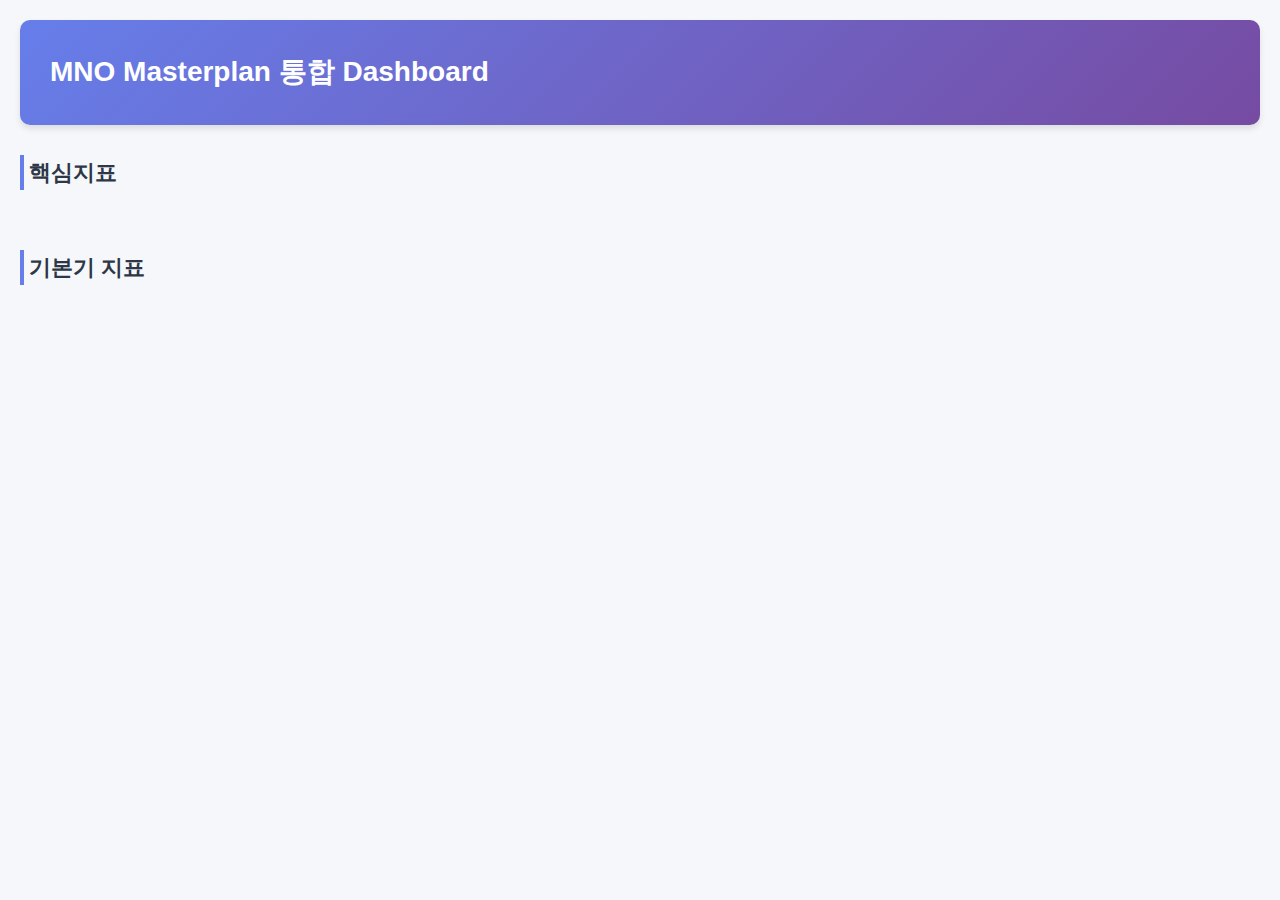
<file: index.html>
<!DOCTYPE html>
<html lang="ko">
<head>
    <meta charset="UTF-8">
    <meta name="viewport" content="width=device-width, initial-scale=1.0">
    <title>MNO Masterplan 통합 Dashboard</title>
    <link rel="stylesheet" href="styles.css">
</head>
<body>
    <div class="container">
        <!-- 초기 화면: 카드 그리드 뷰 -->
        <div id="gridView" class="grid-view active">
            <header class="dashboard-header">
                <h1>MNO Masterplan 통합 Dashboard</h1>
            </header>

            <section class="card-section">
                <h2 class="section-title">핵심지표</h2>
                <div class="card-grid core-metrics">
                    <!-- 핵심지표 카드 6개 (3+3 배치) -->
                </div>
            </section>

            <section class="card-section">
                <h2 class="section-title">기본기 지표</h2>
                <div class="card-grid basic-metrics">
                    <!-- 기본기 지표 카드 4개 -->
                </div>
            </section>
        </div>

        <!-- 3열 레이아웃 뷰 -->
        <div id="columnView" class="column-view">
            <header class="dashboard-header">
                <h1 id="dashboardTitle" class="clickable-title">MNO Masterplan 통합 Dashboard</h1>
                <button id="orgViewButton" class="org-view-button">조직 View</button>
            </header>

            <!-- 조직 카드 영역 -->
            <div id="organizationSection" class="organization-section">
                <div id="organizationCards" class="organization-cards">
                    <!-- 조직 카드들이 동적으로 생성됩니다 -->
                </div>
            </div>

            <div class="three-column-layout">
                <!-- 1열: 대분류 (핵심지표) -->
                <div class="column column-1">
                    <h3 class="column-title">핵심지표</h3>
                    <div id="categoryList" class="card-list">
                        <!-- 대분류 카드들 -->
                    </div>
                </div>

                <!-- 2열: 중분류 -->
                <div class="column column-2">
                    <h3 class="column-title">대분류</h3>
                    <div id="subcategoryList" class="card-list">
                        <div class="placeholder">핵심지표를 선택해주세요</div>
                    </div>
                </div>

                <!-- 3열: 소분류 -->
                <div class="column column-3">
                    <h3 class="column-title">세부 O/I 과제</h3>
                    <div id="taskList" class="card-list">
                        <div class="placeholder">대분류를 선택해주세요</div>
                    </div>
                </div>
            </div>
        </div>
    </div>

    <script src="script.js"></script>
</body>
</html>
</file>
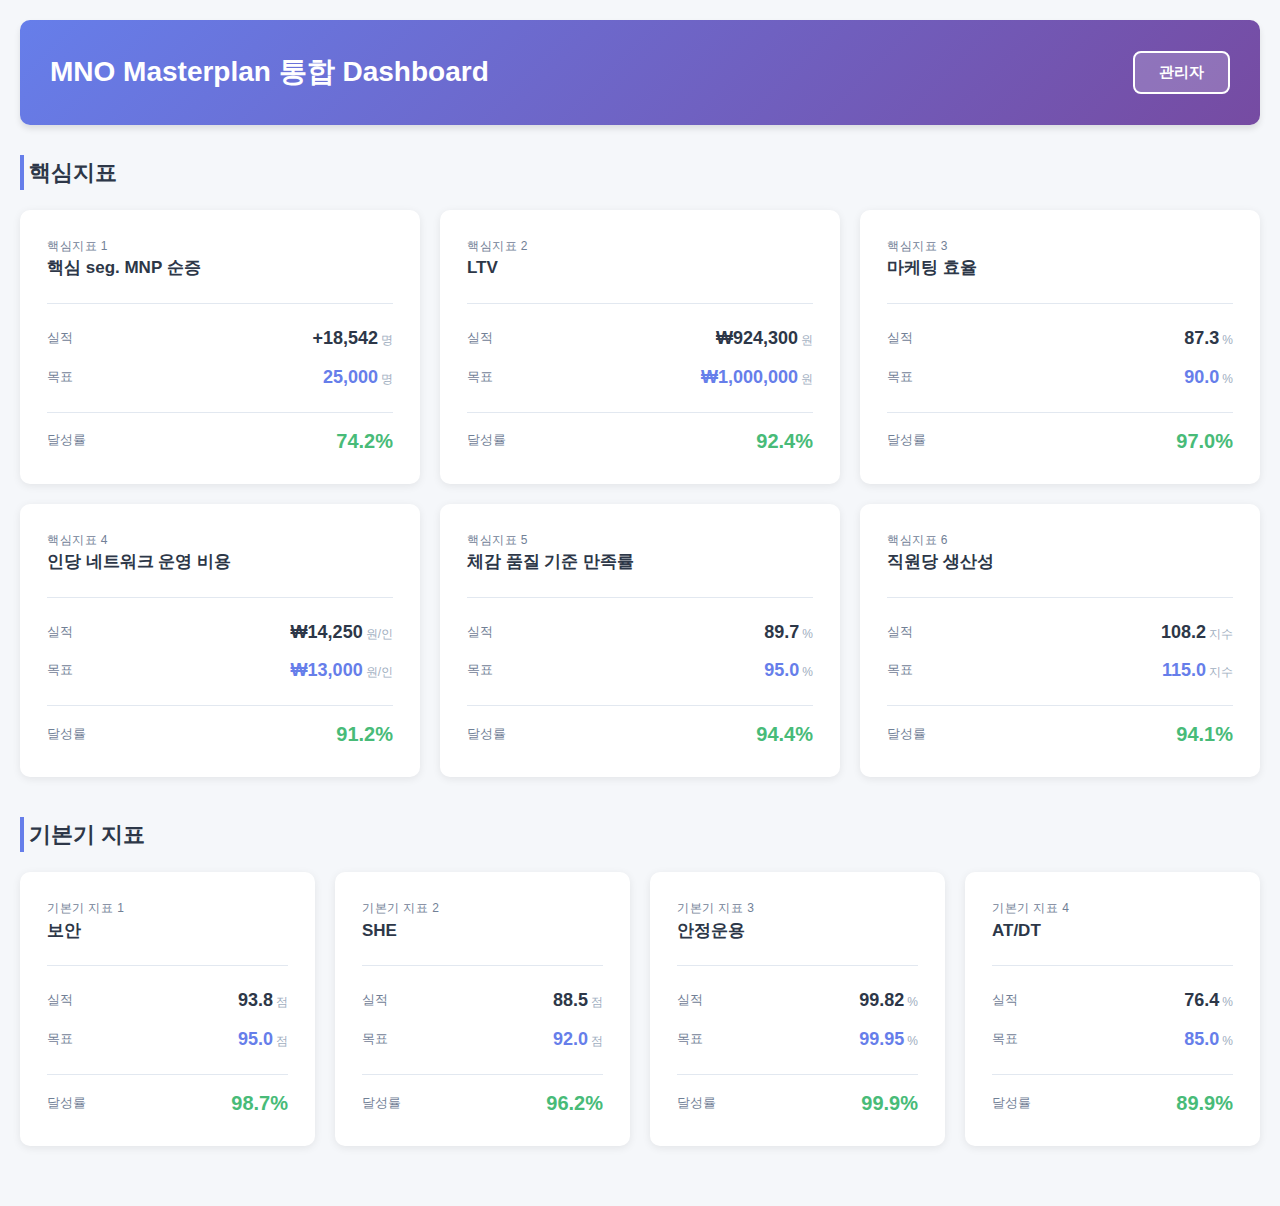
<file: v2/index.html>
<!DOCTYPE html>
<html lang="ko">
<head>
    <meta charset="UTF-8">
    <meta name="viewport" content="width=device-width, initial-scale=1.0">
    <title>MNO Masterplan 통합 Dashboard</title>
    <link rel="stylesheet" href="styles.css">
</head>
<body>
    <div class="container">
        <!-- 초기 화면: 카드 그리드 뷰 -->
        <div id="gridView" class="grid-view active">
            <header class="dashboard-header">
                <h1>MNO Masterplan 통합 Dashboard</h1>
                <button id="adminButton" class="admin-button" onclick="openAdmin()">관리자</button>
            </header>

            <section class="card-section">
                <h2 class="section-title">핵심지표</h2>
                <div class="card-grid core-metrics">
                    <!-- 핵심지표 카드 6개 (3+3 배치) -->
                </div>
            </section>

            <section class="card-section">
                <h2 class="section-title">기본기 지표</h2>
                <div class="card-grid basic-metrics">
                    <!-- 기본기 지표 카드 4개 -->
                </div>
            </section>
        </div>

        <!-- 3열 레이아웃 뷰 -->
        <div id="columnView" class="column-view">
            <header class="dashboard-header">
                <h1 id="dashboardTitle" class="clickable-title">MNO Masterplan 통합 Dashboard</h1>
                <div class="header-actions">
                    <button id="adminButton2" class="admin-button" onclick="openAdmin()">관리자</button>
                    <button id="orgViewButton" class="org-view-button">조직 View</button>
                </div>
            </header>

            <!-- 조직 카드 영역 -->
            <div id="organizationSection" class="organization-section">
                <div id="organizationCards" class="organization-cards">
                    <!-- 조직 카드들이 동적으로 생성됩니다 -->
                </div>
            </div>

            <div class="three-column-layout">
                <!-- 1열: 대분류 (핵심지표) -->
                <div class="column column-1">
                    <h3 class="column-title">핵심지표</h3>
                    <div id="categoryList" class="card-list">
                        <!-- 대분류 카드들 -->
                    </div>
                </div>

                <!-- 2열: 중분류 -->
                <div class="column column-2">
                    <h3 class="column-title">대분류</h3>
                    <div id="subcategoryList" class="card-list">
                        <div class="placeholder">핵심지표를 선택해주세요</div>
                    </div>
                </div>

                <!-- 3열: 소분류 -->
                <div class="column column-3">
                    <h3 class="column-title">세부 O/I 과제</h3>
                    <div id="taskList" class="card-list">
                        <div class="placeholder">대분류를 선택해주세요</div>
                    </div>
                </div>
            </div>
        </div>
    </div>

    <script src="script.js"></script>
</body>
</html>
</file>
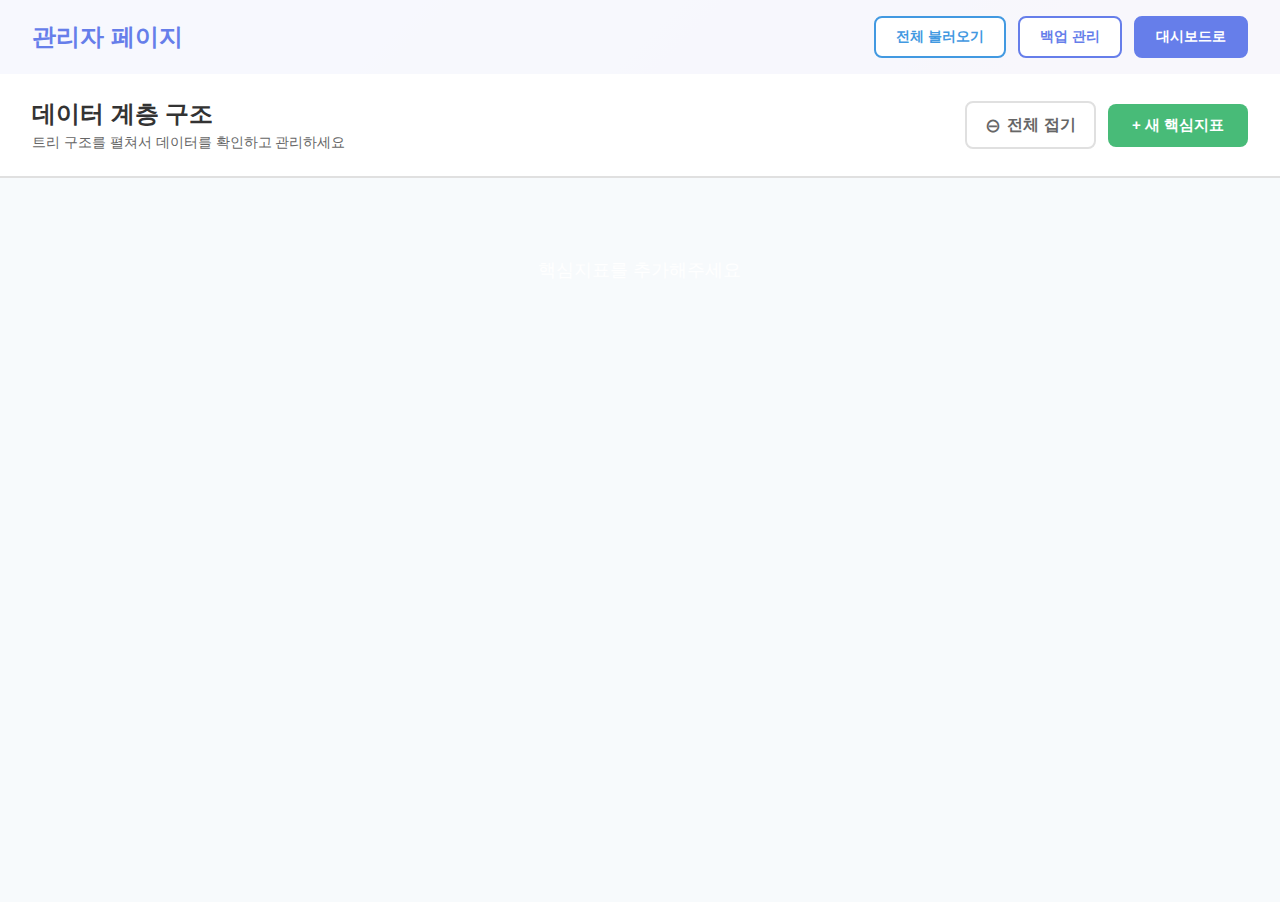
<file: admin.html>
<!DOCTYPE html>
<html lang="ko">
<head>
    <meta charset="UTF-8">
    <meta name="viewport" content="width=device-width, initial-scale=1.0">
    <title>Admin - MNO Masterplan 통합 Dashboard</title>
    <link rel="stylesheet" href="admin-styles.css">
</head>
<body>
    <!-- Header -->
    <header class="admin-header">
        <h1>관리자 페이지</h1>
        <div class="header-actions">
            <button id="syncAllButton" class="header-button sync">전체 불러오기</button>
            <button id="backupButton" class="header-button">백업 관리</button>
            <button id="dashboardButton" class="header-button primary">대시보드로</button>
        </div>
    </header>

    <!-- Main Layout -->
    <div class="admin-layout">
        <!-- Unified Tree Area -->
        <main class="unified-content-area">
            <div class="content-header">
                <div class="header-left">
                    <h2>데이터 계층 구조</h2>
                    <p class="subtitle">트리 구조를 펼쳐서 데이터를 확인하고 관리하세요</p>
                </div>
                <div class="header-actions-right">
                    <button id="toggleAllButton" class="icon-text-button">
                        <span id="toggleIcon">⊖</span> <span id="toggleText">전체 접기</span>
                    </button>
                    <button id="addButton" class="add-button">+ 새 핵심지표</button>
                </div>
            </div>
            <div id="treeContainer" class="tree-container">
                <!-- Tree rows will be rendered here -->
            </div>
        </main>
    </div>

    <!-- Modal Container -->
    <div id="modalOverlay" class="modal-overlay">
        <div id="modalContent" class="modal-content">
            <div class="modal-header">
                <h3 id="modalTitle">제목</h3>
                <button id="closeModalButton" class="close-button">&times;</button>
            </div>
            <div class="modal-body">
                <form id="modalForm">
                    <!-- Form fields will be rendered here -->
                </form>
            </div>
            <div class="modal-footer">
                <button id="cancelButton" class="button secondary">취소</button>
                <button id="submitButton" class="button primary">저장</button>
            </div>
        </div>
    </div>

    <!-- Backup Modal -->
    <div id="backupModalOverlay" class="modal-overlay">
        <div class="modal-content medium">
            <div class="modal-header">
                <h3>백업 관리</h3>
                <button id="closeBackupModalButton" class="close-button">&times;</button>
            </div>
            <div class="modal-body">
                <div id="backupList" class="backup-list">
                    <!-- Backup items will be rendered here -->
                </div>
                <p class="backup-info">최근 5개의 자동 백업이 저장됩니다.</p>
            </div>
            <div class="modal-footer">
                <button id="closeBackupButton" class="button primary">닫기</button>
            </div>
        </div>
    </div>

    <!-- Confirmation Dialog -->
    <div id="confirmDialog" class="modal-overlay">
        <div class="modal-content small">
            <div class="modal-header">
                <h3 id="confirmTitle">확인</h3>
            </div>
            <div class="modal-body">
                <p id="confirmMessage"></p>
            </div>
            <div class="modal-footer">
                <button id="confirmCancelButton" class="button secondary">취소</button>
                <button id="confirmOkButton" class="button danger">확인</button>
            </div>
        </div>
    </div>

    <!-- Toast Notification -->
    <div id="toast" class="toast"></div>

    <script src="data-manager.js"></script>
    <script src="admin-script.js"></script>
</body>
</html>
</file>
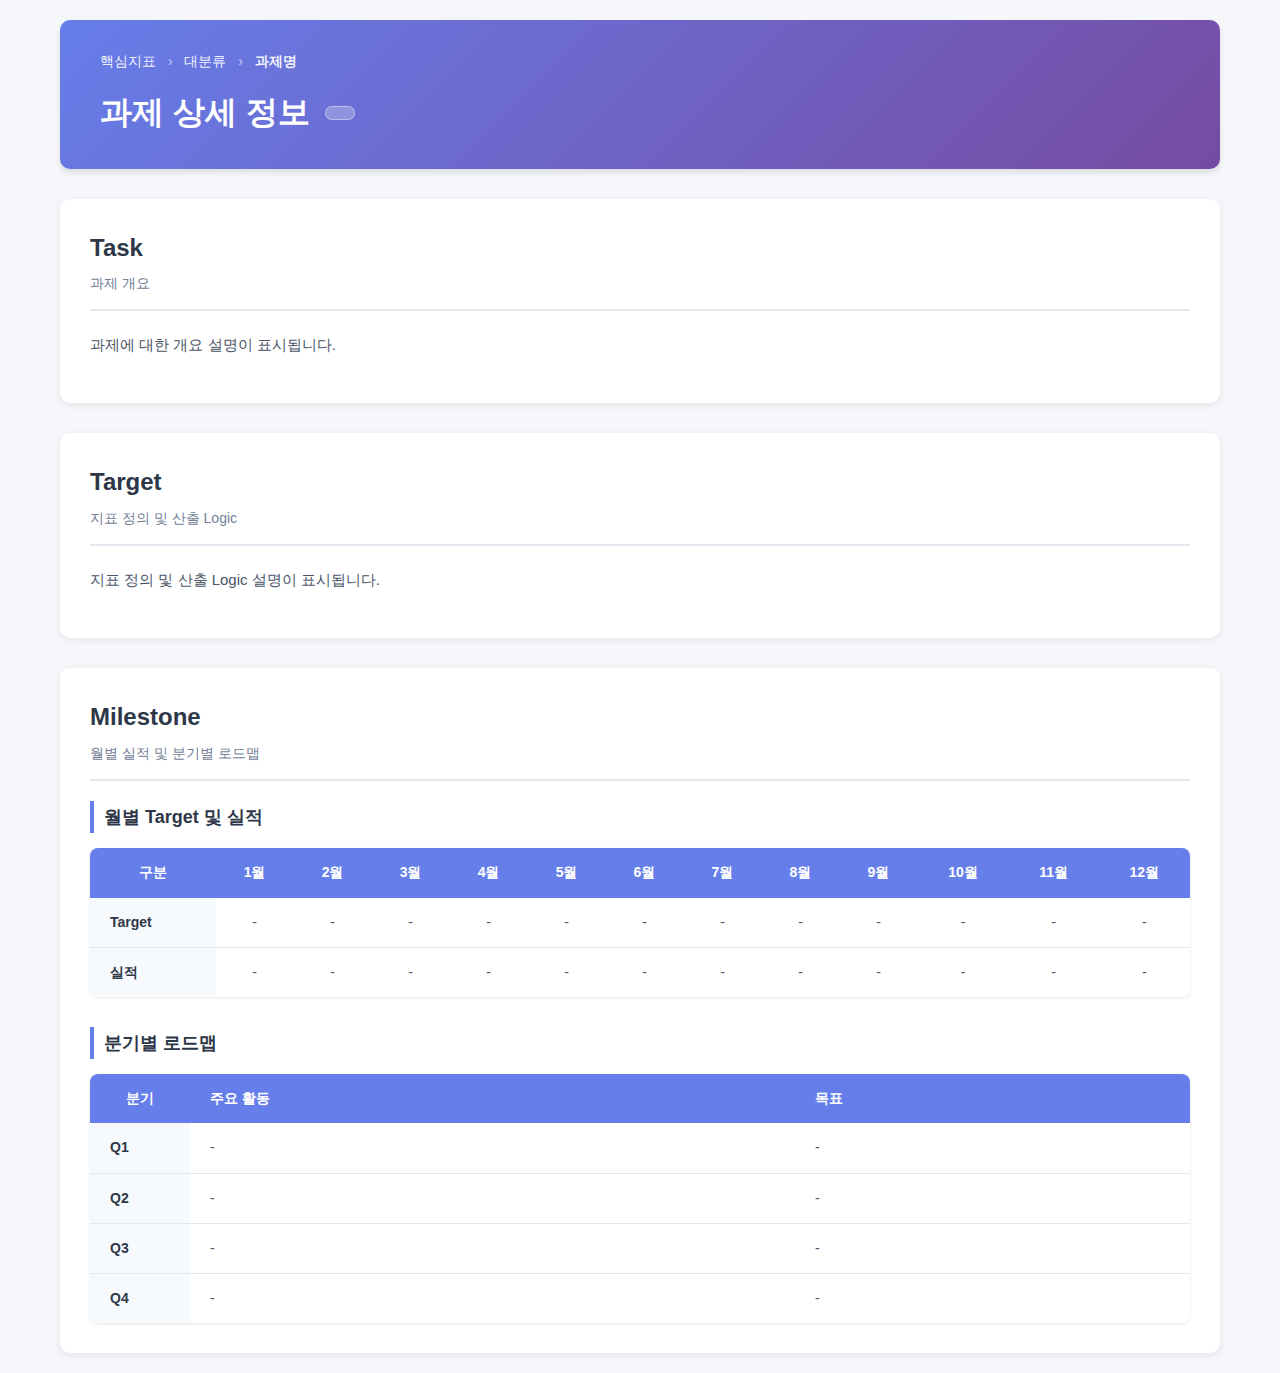
<file: detail.html>
<!DOCTYPE html>
<html lang="ko">
<head>
    <meta charset="UTF-8">
    <meta name="viewport" content="width=device-width, initial-scale=1.0">
    <title>과제 상세 - MNO Masterplan 통합 Dashboard</title>
    <link rel="stylesheet" href="detail-styles.css">
</head>
<body>
    <div class="detail-container">
        <header class="detail-header">
            <div class="breadcrumb" id="breadcrumb">
                <span class="breadcrumb-item">핵심지표</span>
                <span class="separator">›</span>
                <span class="breadcrumb-item">대분류</span>
                <span class="separator">›</span>
                <span class="breadcrumb-item active">과제명</span>
            </div>
            <div class="title-row">
                <h1 id="taskTitle">과제 제목</h1>
                <span class="task-organization-badge" id="taskOrganization"></span>
            </div>
        </header>

        <div class="detail-content">
            <!-- Task Section -->
            <section class="detail-section">
                <div class="section-header">
                    <h2 class="section-title">Task</h2>
                    <div class="section-subtitle">과제 개요</div>
                </div>
                <div class="section-content" id="taskContent">
                    <p>과제에 대한 개요 설명이 표시됩니다.</p>
                </div>
            </section>

            <!-- Target Section -->
            <section class="detail-section">
                <div class="section-header">
                    <h2 class="section-title">Target</h2>
                    <div class="section-subtitle">지표 정의 및 산출 Logic</div>
                </div>
                <div class="section-content" id="targetContent">
                    <p>지표 정의 및 산출 Logic 설명이 표시됩니다.</p>
                </div>
            </section>

            <!-- Milestone Section -->
            <section class="detail-section">
                <div class="section-header">
                    <h2 class="section-title">Milestone</h2>
                    <div class="section-subtitle">월별 실적 및 분기별 로드맵</div>
                </div>
                <div class="section-content">
                    <!-- 월별 Target 및 실적 -->
                    <div class="milestone-subsection">
                        <h3 class="subsection-title">월별 Target 및 실적</h3>
                        <div class="table-container">
                            <table class="milestone-table" id="monthlyTable">
                                <thead>
                                    <tr>
                                        <th>구분</th>
                                        <th>1월</th>
                                        <th>2월</th>
                                        <th>3월</th>
                                        <th>4월</th>
                                        <th>5월</th>
                                        <th>6월</th>
                                        <th>7월</th>
                                        <th>8월</th>
                                        <th>9월</th>
                                        <th>10월</th>
                                        <th>11월</th>
                                        <th>12월</th>
                                    </tr>
                                </thead>
                                <tbody>
                                    <tr>
                                        <td class="row-header">Target</td>
                                        <td>-</td>
                                        <td>-</td>
                                        <td>-</td>
                                        <td>-</td>
                                        <td>-</td>
                                        <td>-</td>
                                        <td>-</td>
                                        <td>-</td>
                                        <td>-</td>
                                        <td>-</td>
                                        <td>-</td>
                                        <td>-</td>
                                    </tr>
                                    <tr>
                                        <td class="row-header">실적</td>
                                        <td>-</td>
                                        <td>-</td>
                                        <td>-</td>
                                        <td>-</td>
                                        <td>-</td>
                                        <td>-</td>
                                        <td>-</td>
                                        <td>-</td>
                                        <td>-</td>
                                        <td>-</td>
                                        <td>-</td>
                                        <td>-</td>
                                    </tr>
                                </tbody>
                            </table>
                        </div>
                    </div>

                    <!-- 분기별 로드맵 -->
                    <div class="milestone-subsection">
                        <h3 class="subsection-title">분기별 로드맵</h3>
                        <div class="table-container">
                            <table class="roadmap-table" id="roadmapTable">
                                <thead>
                                    <tr>
                                        <th>분기</th>
                                        <th>주요 활동</th>
                                        <th>목표</th>
                                    </tr>
                                </thead>
                                <tbody>
                                    <tr>
                                        <td class="row-header">Q1</td>
                                        <td>-</td>
                                        <td>-</td>
                                    </tr>
                                    <tr>
                                        <td class="row-header">Q2</td>
                                        <td>-</td>
                                        <td>-</td>
                                    </tr>
                                    <tr>
                                        <td class="row-header">Q3</td>
                                        <td>-</td>
                                        <td>-</td>
                                    </tr>
                                    <tr>
                                        <td class="row-header">Q4</td>
                                        <td>-</td>
                                        <td>-</td>
                                    </tr>
                                </tbody>
                            </table>
                        </div>
                    </div>
                </div>
            </section>
        </div>
    </div>

    <script src="detail-script.js"></script>
</body>
</html>
</file>
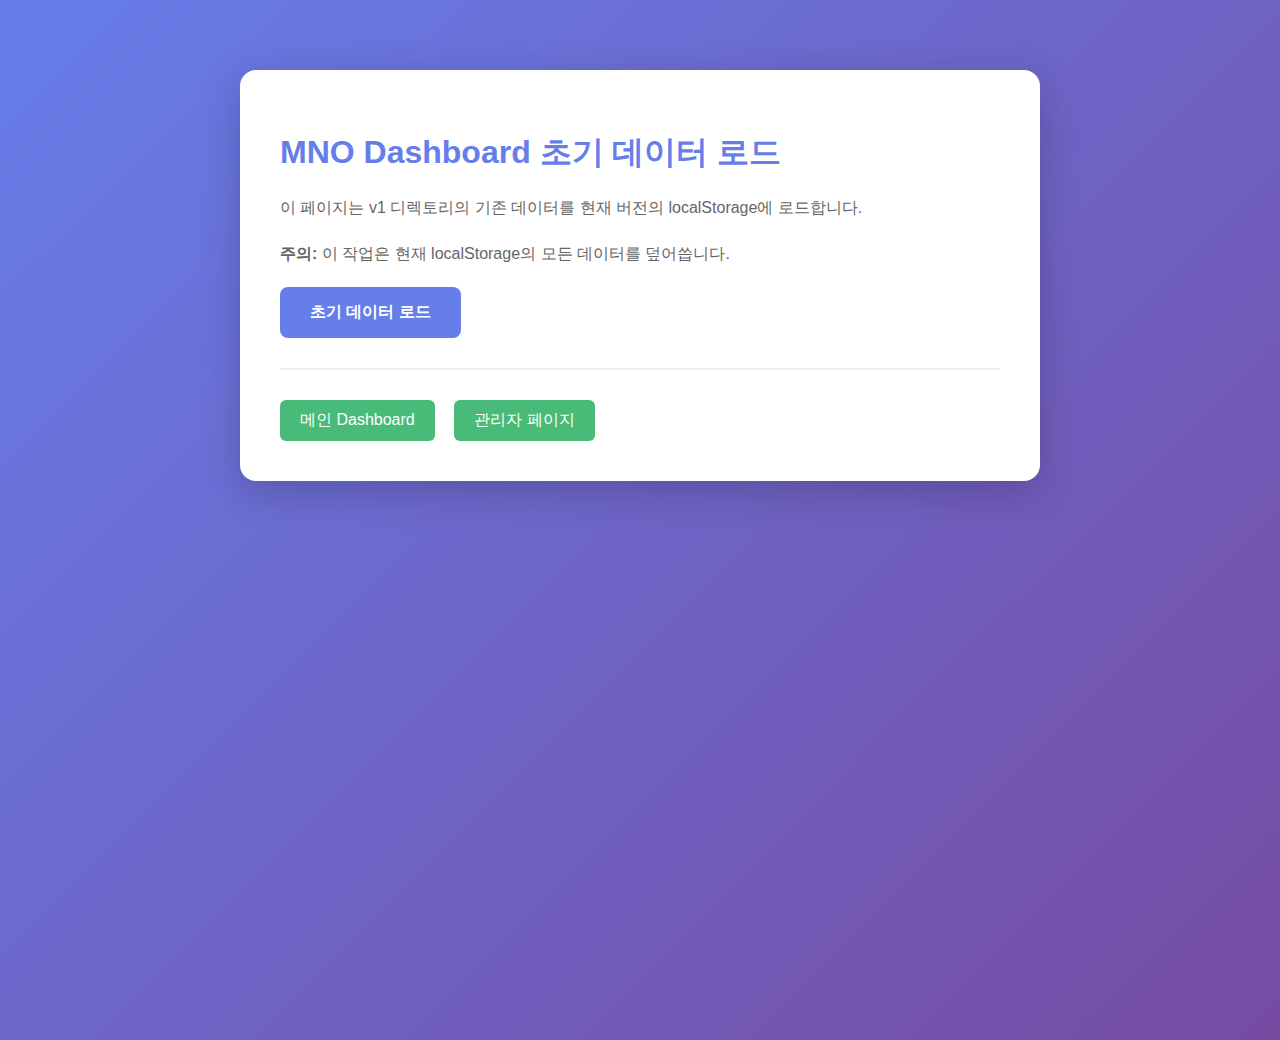
<file: load-initial-data.html>
<!DOCTYPE html>
<html lang="ko">
<head>
    <meta charset="UTF-8">
    <meta name="viewport" content="width=device-width, initial-scale=1.0">
    <title>초기 데이터 로드 - MNO Dashboard</title>
    <style>
        body {
            font-family: -apple-system, BlinkMacSystemFont, 'Segoe UI', sans-serif;
            max-width: 800px;
            margin: 50px auto;
            padding: 20px;
            background: linear-gradient(135deg, #667eea 0%, #764ba2 100%);
            min-height: 100vh;
        }
        .container {
            background: white;
            padding: 40px;
            border-radius: 16px;
            box-shadow: 0 10px 40px rgba(0, 0, 0, 0.2);
        }
        h1 {
            color: #667eea;
            margin-bottom: 20px;
        }
        p {
            line-height: 1.6;
            color: #666;
            margin-bottom: 20px;
        }
        button {
            background: #667eea;
            color: white;
            border: none;
            padding: 15px 30px;
            border-radius: 8px;
            font-size: 16px;
            font-weight: 600;
            cursor: pointer;
            transition: all 0.3s ease;
        }
        button:hover {
            background: #5568d3;
            transform: translateY(-2px);
            box-shadow: 0 4px 12px rgba(102, 126, 234, 0.3);
        }
        button:disabled {
            background: #ccc;
            cursor: not-allowed;
            transform: none;
        }
        .result {
            margin-top: 20px;
            padding: 15px;
            border-radius: 8px;
            display: none;
        }
        .result.success {
            background: #d4edda;
            color: #155724;
            border: 1px solid #c3e6cb;
        }
        .result.error {
            background: #f8d7da;
            color: #721c24;
            border: 1px solid #f5c6cb;
        }
        .links {
            margin-top: 30px;
            padding-top: 30px;
            border-top: 2px solid #f0f0f0;
        }
        .links a {
            display: inline-block;
            margin-right: 15px;
            padding: 10px 20px;
            background: #48bb78;
            color: white;
            text-decoration: none;
            border-radius: 6px;
            transition: all 0.3s ease;
        }
        .links a:hover {
            background: #38a169;
            transform: translateY(-2px);
        }
    </style>
</head>
<body>
    <div class="container">
        <h1>MNO Dashboard 초기 데이터 로드</h1>
        <p>이 페이지는 v1 디렉토리의 기존 데이터를 현재 버전의 localStorage에 로드합니다.</p>
        <p><strong>주의:</strong> 이 작업은 현재 localStorage의 모든 데이터를 덮어씁니다.</p>

        <button id="loadButton" onclick="loadInitialData()">초기 데이터 로드</button>

        <div id="result" class="result"></div>

        <div class="links">
            <a href="index.html">메인 Dashboard</a>
            <a href="admin.html">관리자 페이지</a>
        </div>
    </div>

    <script src="v1/script.js"></script>
    <script>
        function loadInitialData() {
            const button = document.getElementById('loadButton');
            const result = document.getElementById('result');

            button.disabled = true;
            button.textContent = '로딩 중...';

            try {
                // v1/script.js에서 dashboardData 가져오기
                if (typeof dashboardData === 'undefined') {
                    throw new Error('v1 데이터를 찾을 수 없습니다');
                }

                // 현재 버전 형식으로 변환
                const dataToSave = {
                    version: "1.0.0",
                    lastModified: new Date().toISOString(),
                    categories: dashboardData.categories,
                    taskDetails: {}
                };

                // localStorage에 저장
                localStorage.setItem('mno_dashboard_data', JSON.stringify(dataToSave));

                // 성공 메시지
                result.className = 'result success';
                result.style.display = 'block';
                result.innerHTML = `
                    <strong>성공!</strong><br>
                    - 핵심지표: ${dashboardData.categories.filter(c => c.type === 'core').length}개<br>
                    - 기본기 지표: ${dashboardData.categories.filter(c => c.type === 'basic').length}개<br>
                    - 총 카테고리: ${dashboardData.categories.length}개<br><br>
                    데이터가 성공적으로 로드되었습니다!
                `;

                button.textContent = '로드 완료';
            } catch (error) {
                result.className = 'result error';
                result.style.display = 'block';
                result.innerHTML = `
                    <strong>오류:</strong> ${error.message}<br>
                    다시 시도해주세요.
                `;

                button.disabled = false;
                button.textContent = '다시 시도';
            }
        }
    </script>
</body>
</html>
</file>
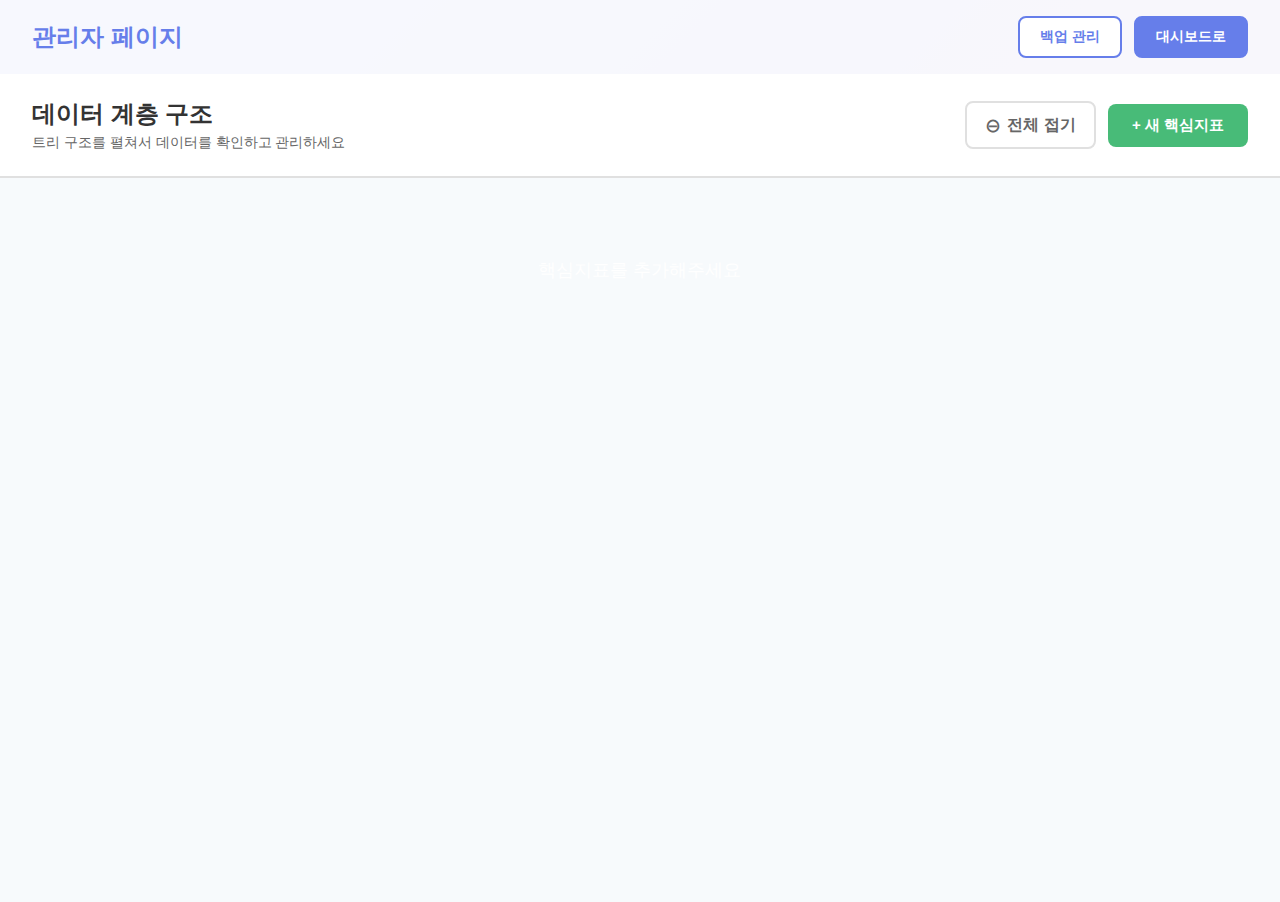
<file: v2/admin.html>
<!DOCTYPE html>
<html lang="ko">
<head>
    <meta charset="UTF-8">
    <meta name="viewport" content="width=device-width, initial-scale=1.0">
    <title>Admin - MNO Masterplan 통합 Dashboard</title>
    <link rel="stylesheet" href="admin-styles.css">
</head>
<body>
    <!-- Header -->
    <header class="admin-header">
        <h1>관리자 페이지</h1>
        <div class="header-actions">
            <button id="backupButton" class="header-button">백업 관리</button>
            <button id="dashboardButton" class="header-button primary">대시보드로</button>
        </div>
    </header>

    <!-- Main Layout -->
    <div class="admin-layout">
        <!-- Unified Tree Area -->
        <main class="unified-content-area">
            <div class="content-header">
                <div class="header-left">
                    <h2>데이터 계층 구조</h2>
                    <p class="subtitle">트리 구조를 펼쳐서 데이터를 확인하고 관리하세요</p>
                </div>
                <div class="header-actions-right">
                    <button id="toggleAllButton" class="icon-text-button">
                        <span id="toggleIcon">⊖</span> <span id="toggleText">전체 접기</span>
                    </button>
                    <button id="addButton" class="add-button">+ 새 핵심지표</button>
                </div>
            </div>
            <div id="treeContainer" class="tree-container">
                <!-- Tree rows will be rendered here -->
            </div>
        </main>
    </div>

    <!-- Modal Container -->
    <div id="modalOverlay" class="modal-overlay">
        <div id="modalContent" class="modal-content">
            <div class="modal-header">
                <h3 id="modalTitle">제목</h3>
                <button id="closeModalButton" class="close-button">&times;</button>
            </div>
            <div class="modal-body">
                <form id="modalForm">
                    <!-- Form fields will be rendered here -->
                </form>
            </div>
            <div class="modal-footer">
                <button id="cancelButton" class="button secondary">취소</button>
                <button id="submitButton" class="button primary">저장</button>
            </div>
        </div>
    </div>

    <!-- Backup Modal -->
    <div id="backupModalOverlay" class="modal-overlay">
        <div class="modal-content medium">
            <div class="modal-header">
                <h3>백업 관리</h3>
                <button id="closeBackupModalButton" class="close-button">&times;</button>
            </div>
            <div class="modal-body">
                <div id="backupList" class="backup-list">
                    <!-- Backup items will be rendered here -->
                </div>
                <p class="backup-info">최근 5개의 자동 백업이 저장됩니다.</p>
            </div>
            <div class="modal-footer">
                <button id="closeBackupButton" class="button primary">닫기</button>
            </div>
        </div>
    </div>

    <!-- Confirmation Dialog -->
    <div id="confirmDialog" class="modal-overlay">
        <div class="modal-content small">
            <div class="modal-header">
                <h3 id="confirmTitle">확인</h3>
            </div>
            <div class="modal-body">
                <p id="confirmMessage"></p>
            </div>
            <div class="modal-footer">
                <button id="confirmCancelButton" class="button secondary">취소</button>
                <button id="confirmOkButton" class="button danger">확인</button>
            </div>
        </div>
    </div>

    <!-- Toast Notification -->
    <div id="toast" class="toast"></div>

    <script src="data-manager.js"></script>
    <script src="admin-script.js"></script>
</body>
</html>
</file>
<file: styles.css>
/* 전역 스타일 */
* {
    margin: 0;
    padding: 0;
    box-sizing: border-box;
}

body {
    font-family: 'Segoe UI', Tahoma, Geneva, Verdana, sans-serif;
    background-color: #f5f7fa;
    color: #333;
    line-height: 1.6;
}

.container {
    max-width: 1400px;
    margin: 0 auto;
    padding: 20px;
}

/* 헤더 */
.dashboard-header {
    background: linear-gradient(135deg, #667eea 0%, #764ba2 100%);
    color: white;
    padding: 30px;
    border-radius: 10px;
    margin-bottom: 30px;
    box-shadow: 0 4px 6px rgba(0, 0, 0, 0.1);
    display: flex;
    justify-content: space-between;
    align-items: center;
}

.dashboard-header h1 {
    font-size: 28px;
    font-weight: 600;
}

/* 클릭 가능한 제목 스타일 */
.clickable-title {
    cursor: pointer;
    transition: all 0.3s ease;
    display: inline-block;
}

.clickable-title:hover {
    opacity: 0.8;
    transform: translateX(-3px);
}

/* 조직 View 버튼 */
.org-view-button {
    background-color: rgba(255, 255, 255, 0.2);
    color: white;
    border: 2px solid white;
    padding: 10px 24px;
    border-radius: 8px;
    cursor: pointer;
    font-size: 15px;
    font-weight: 600;
    transition: all 0.3s ease;
    white-space: nowrap;
}

.org-view-button:hover {
    background-color: white;
    color: #667eea;
    transform: translateY(-2px);
    box-shadow: 0 4px 8px rgba(0, 0, 0, 0.2);
}

/* 뷰 전환 */
.grid-view,
.column-view {
    display: none;
}

.grid-view.active,
.column-view.active {
    display: block;
}

/* 조직 View 영역 */
.organization-section {
    display: none;
    margin-bottom: 30px;
}

.organization-section.active {
    display: block;
}

.organization-cards {
    display: grid;
    grid-template-columns: repeat(7, 1fr);
    gap: 15px;
}

.organization-card {
    background: white;
    border: 2px solid #e2e8f0;
    border-radius: 10px;
    padding: 20px;
    cursor: pointer;
    transition: all 0.3s ease;
    text-align: center;
    box-shadow: 0 2px 8px rgba(0, 0, 0, 0.08);
}

.organization-card:hover {
    transform: translateY(-3px);
    box-shadow: 0 6px 16px rgba(0, 0, 0, 0.12);
    border-color: #667eea;
}

.organization-card.active {
    background: #667eea;
    border-color: #667eea;
    color: white;
}

.organization-card .org-name {
    font-size: 12px;
    font-weight: 600;
    color: #2d3748;
    margin-bottom: 10px;
    line-height: 1.3;
    white-space: nowrap;
}

.organization-card.active .org-name {
    color: white;
}

.organization-card .org-metrics {
    display: flex;
    justify-content: space-between;
    align-items: center;
}

.organization-card .org-count {
    font-size: 24px;
    font-weight: 700;
    color: #667eea;
    text-align: left;
}

.organization-card.active .org-count {
    color: white;
}

.organization-card .org-traffic-lights {
    display: flex;
    align-items: center;
    gap: 8px;
}

.organization-card .org-traffic-lights .traffic-light-item {
    display: flex;
    align-items: center;
    gap: 4px;
}

.organization-card.active .org-traffic-lights .traffic-count {
    color: white;
}

/* 초기 화면: 카드 그리드 */
.card-section {
    margin-bottom: 40px;
}

.section-title {
    font-size: 22px;
    font-weight: 600;
    color: #2d3748;
    margin-bottom: 20px;
    padding-left: 5px;
    border-left: 4px solid #667eea;
}

.card-grid {
    display: grid;
    grid-template-columns: repeat(3, 1fr);
    gap: 20px;
    margin-bottom: 20px;
}

.card-grid.basic-metrics {
    grid-template-columns: repeat(4, 1fr);
}

/* 카드 스타일 */
.metric-card {
    background: white;
    border-radius: 10px;
    padding: 25px;
    box-shadow: 0 2px 8px rgba(0, 0, 0, 0.08);
    cursor: pointer;
    transition: all 0.3s ease;
    border: 2px solid transparent;
    display: flex;
    flex-direction: column;
}

.metric-card:hover {
    transform: translateY(-5px);
    box-shadow: 0 8px 16px rgba(0, 0, 0, 0.15);
    border-color: #667eea;
}

.metric-card.selected {
    border-color: #667eea;
    background-color: #f7fafc;
}

.metric-card .card-header {
    margin-bottom: 20px;
    padding-bottom: 15px;
    border-bottom: 1px solid #e2e8f0;
}

.metric-card .card-title {
    font-size: 17px;
    font-weight: 600;
    color: #2d3748;
    margin-bottom: 8px;
    line-height: 1.4;
}

.metric-card .card-number {
    font-size: 12px;
    color: #718096;
    font-weight: 500;
    text-transform: uppercase;
    letter-spacing: 0.5px;
}

/* 실적 데이터 스타일 */
.card-metrics {
    display: flex;
    flex-direction: column;
    gap: 10px;
}

.metric-row {
    display: flex;
    justify-content: space-between;
    align-items: center;
}

.metric-label {
    font-size: 13px;
    color: #718096;
    font-weight: 500;
}

.metric-value {
    font-size: 18px;
    font-weight: 700;
    color: #2d3748;
}

.metric-value.target {
    color: #667eea;
}

.metric-unit {
    font-size: 12px;
    font-weight: 500;
    color: #a0aec0;
    margin-left: 3px;
}

.metric-achievement {
    margin-top: 10px;
    padding-top: 12px;
    border-top: 1px solid #e2e8f0;
    display: flex;
    justify-content: space-between;
    align-items: center;
}

.achievement-label {
    font-size: 13px;
    color: #718096;
    font-weight: 500;
}

.achievement-value {
    font-size: 20px;
    font-weight: 700;
    color: #48bb78;
}

/* 3열 레이아웃 */
.three-column-layout {
    display: grid;
    grid-template-columns: 300px 1fr 1fr;
    gap: 20px;
    min-height: 600px;
}

.column {
    background: white;
    border-radius: 10px;
    padding: 20px;
    box-shadow: 0 2px 8px rgba(0, 0, 0, 0.08);
    overflow-y: auto;
    max-height: calc(100vh - 200px);
}

.column-title {
    font-size: 18px;
    font-weight: 600;
    color: #2d3748;
    margin-bottom: 20px;
    padding-bottom: 10px;
    border-bottom: 2px solid #e2e8f0;
}

.card-list {
    display: flex;
    flex-direction: column;
    gap: 12px;
}

/* 리스트 카드 스타일 */
.list-card {
    background: #f7fafc;
    border: 2px solid #e2e8f0;
    border-radius: 8px;
    padding: 15px;
    cursor: pointer;
    transition: all 0.2s ease;
}

.list-card:hover {
    background: #edf2f7;
    border-color: #667eea;
    transform: translateX(5px);
}

.list-card.active {
    background: #667eea;
    color: white;
    border-color: #667eea;
}

.list-card .card-title {
    font-size: 15px;
    font-weight: 600;
    margin-bottom: 4px;
}

.list-card .card-number {
    font-size: 12px;
    opacity: 0.8;
}

.list-card.active .card-title,
.list-card.active .card-number {
    color: white;
}

/* 신호등 스타일 (중분류 카드) */
.traffic-lights {
    display: flex;
    align-items: center;
    justify-content: flex-end;
    gap: 12px;
    margin-top: 10px;
    padding-top: 10px;
    border-top: 1px solid #e2e8f0;
}

.list-card.active .traffic-lights {
    border-top-color: rgba(255, 255, 255, 0.3);
}

.traffic-light-item {
    display: flex;
    align-items: center;
    gap: 6px;
}

.traffic-light {
    width: 10px;
    height: 10px;
    border-radius: 50%;
    display: inline-block;
}

.traffic-light.green {
    background-color: #48bb78;
}

.traffic-light.yellow {
    background-color: #ecc94b;
}

.traffic-light.red {
    background-color: #f56565;
}

.traffic-count {
    font-size: 12px;
    font-weight: 600;
    color: #2d3748;
}

.list-card.active .traffic-count {
    color: white;
}

/* Placeholder */
.placeholder {
    text-align: center;
    color: #a0aec0;
    padding: 40px 20px;
    font-size: 14px;
}

/* 소분류 과제 카드 스타일 */
.task-card {
    background: white;
    border: 2px solid #e2e8f0;
    border-radius: 8px;
    padding: 18px;
    cursor: pointer;
    transition: all 0.3s ease;
    box-shadow: 0 1px 3px rgba(0, 0, 0, 0.05);
    display: flex;
    flex-direction: column;
}

.task-card:hover {
    border-color: #667eea;
    box-shadow: 0 4px 12px rgba(102, 126, 234, 0.15);
    transform: translateY(-2px);
}

.task-card-header {
    margin-bottom: 12px;
}

.task-card-header .card-number {
    font-size: 11px;
    color: #718096;
    font-weight: 500;
    text-transform: uppercase;
    letter-spacing: 0.5px;
    margin-bottom: 6px;
}

.task-card-header .card-title {
    font-size: 14px;
    font-weight: 600;
    color: #2d3748;
    line-height: 1.4;
}

.task-overview {
    font-size: 13px;
    color: #718096;
    line-height: 1.5;
    margin-bottom: 15px;
    padding-bottom: 12px;
    border-bottom: 1px solid #e2e8f0;
}

/* 소분류 카드 하단 영역 */
.task-card-footer {
    display: flex;
    justify-content: space-between;
    align-items: flex-end;
    gap: 20px;
    margin-top: auto;
}

/* 담당 조직 */
.task-organization {
    font-size: 12px;
    color: #667eea;
    font-weight: 600;
    text-align: left;
    padding: 4px 8px;
    background-color: rgba(102, 126, 234, 0.08);
    border-radius: 4px;
    white-space: nowrap;
    align-self: flex-start;
}

.task-metrics {
    display: flex;
    flex-direction: column;
    gap: 10px;
    margin-left: auto;
    width: 50%;
}

/* 통합된 1개 행 */
.metrics-unified {
    display: flex;
    gap: 20px;
}

/* 좌측 반: 목표/실적 (좌측 정렬) */
.metrics-left {
    flex: 1;
    display: flex;
    flex-direction: column;
    align-items: flex-start;
    gap: 8px;
}

.task-metrics .metric-item {
    display: flex;
    align-items: center;
    gap: 10px;
}

.task-metrics .metric-label {
    font-size: 12px;
    color: #718096;
    font-weight: 500;
}

.task-metrics .metric-value {
    font-size: 13px;
    font-weight: 600;
    color: #2d3748;
}

.task-metrics .metric-value.target {
    color: #667eea;
}

.task-metrics .metric-unit {
    font-size: 11px;
    font-weight: 500;
    color: #a0aec0;
    margin-left: 2px;
}

/* 우측 반: 달성률 영역 (우측 정렬) */
.metrics-right {
    flex: 1;
    display: flex;
    flex-direction: column;
    align-items: flex-end;
    gap: 8px;
}

.task-metrics .achievement-value {
    font-size: 13px;
    font-weight: 600;
    text-align: right;
}

/* 달성률 색상 구분 */
.achievement-value.high {
    color: #48bb78; /* 초록색: 91% 이상 */
}

.achievement-value.medium {
    color: #ecc94b; /* 노란색: 81~90% */
}

.achievement-value.low {
    color: #f56565; /* 빨간색: 80% 이하 */
}

/* Progress Bar - 전체 너비 */
.progress-bar-container {
    width: 100%;
    height: 8px;
    background-color: #e2e8f0;
    border-radius: 4px;
    overflow: hidden;
}

.progress-bar {
    height: 100%;
    border-radius: 4px;
    transition: width 0.3s ease;
}

.progress-bar.high {
    background-color: #48bb78; /* 초록색: 91% 이상 */
}

.progress-bar.medium {
    background-color: #ecc94b; /* 노란색: 81~90% */
}

.progress-bar.low {
    background-color: #f56565; /* 빨간색: 80% 이하 */
}

/* 반응형 디자인 */
@media (max-width: 1200px) {
    .three-column-layout {
        grid-template-columns: 250px 1fr 1fr;
    }

    .organization-cards {
        grid-template-columns: repeat(4, 1fr);
    }
}

@media (max-width: 992px) {
    .card-grid {
        grid-template-columns: repeat(2, 1fr);
    }

    .card-grid.basic-metrics {
        grid-template-columns: repeat(2, 1fr);
    }

    .three-column-layout {
        grid-template-columns: 1fr;
        gap: 15px;
    }

    .column {
        max-height: 400px;
    }

    .organization-cards {
        grid-template-columns: repeat(3, 1fr);
    }
}

@media (max-width: 768px) {
    .dashboard-header {
        padding: 20px;
    }

    .dashboard-header h1 {
        font-size: 22px;
    }

    .card-grid,
    .card-grid.basic-metrics {
        grid-template-columns: 1fr;
    }

    .section-title {
        font-size: 18px;
    }

    .organization-cards {
        grid-template-columns: repeat(2, 1fr);
    }

    .organization-card .org-name {
        font-size: 11px;
    }

    .organization-card .org-count {
        font-size: 20px;
    }

    .organization-card .org-traffic-lights {
        gap: 6px;
    }

    .organization-card .org-traffic-lights .traffic-light-item {
        gap: 3px;
    }

    .organization-card .org-traffic-lights .traffic-count {
        font-size: 11px;
    }
}

/* 스크롤바 스타일 */
.column::-webkit-scrollbar {
    width: 8px;
}

.column::-webkit-scrollbar-track {
    background: #f1f1f1;
    border-radius: 10px;
}

.column::-webkit-scrollbar-thumb {
    background: #cbd5e0;
    border-radius: 10px;
}

.column::-webkit-scrollbar-thumb:hover {
    background: #a0aec0;
}
</file>
<file: v2/styles.css>
/* 전역 스타일 */
* {
    margin: 0;
    padding: 0;
    box-sizing: border-box;
}

body {
    font-family: 'Segoe UI', Tahoma, Geneva, Verdana, sans-serif;
    background-color: #f5f7fa;
    color: #333;
    line-height: 1.6;
}

.container {
    max-width: 1400px;
    margin: 0 auto;
    padding: 20px;
}

/* 헤더 */
.dashboard-header {
    background: linear-gradient(135deg, #667eea 0%, #764ba2 100%);
    color: white;
    padding: 30px;
    border-radius: 10px;
    margin-bottom: 30px;
    box-shadow: 0 4px 6px rgba(0, 0, 0, 0.1);
    display: flex;
    justify-content: space-between;
    align-items: center;
}

.dashboard-header h1 {
    font-size: 28px;
    font-weight: 600;
}

/* 클릭 가능한 제목 스타일 */
.clickable-title {
    cursor: pointer;
    transition: all 0.3s ease;
    display: inline-block;
}

.clickable-title:hover {
    opacity: 0.8;
    transform: translateX(-3px);
}

/* Header actions */
.header-actions {
    display: flex;
    gap: 12px;
    align-items: center;
}

/* Admin 버튼 */
.admin-button {
    background-color: rgba(255, 255, 255, 0.2);
    color: white;
    border: 2px solid white;
    padding: 10px 24px;
    border-radius: 8px;
    cursor: pointer;
    font-size: 15px;
    font-weight: 600;
    transition: all 0.3s ease;
    white-space: nowrap;
}

.admin-button:hover {
    background-color: white;
    color: #667eea;
    transform: translateY(-2px);
    box-shadow: 0 4px 8px rgba(0, 0, 0, 0.2);
}

/* 조직 View 버튼 */
.org-view-button {
    background-color: rgba(255, 255, 255, 0.2);
    color: white;
    border: 2px solid white;
    padding: 10px 24px;
    border-radius: 8px;
    cursor: pointer;
    font-size: 15px;
    font-weight: 600;
    transition: all 0.3s ease;
    white-space: nowrap;
}

.org-view-button:hover {
    background-color: white;
    color: #667eea;
    transform: translateY(-2px);
    box-shadow: 0 4px 8px rgba(0, 0, 0, 0.2);
}

/* 뷰 전환 */
.grid-view,
.column-view {
    display: none;
}

.grid-view.active,
.column-view.active {
    display: block;
}

/* 조직 View 영역 */
.organization-section {
    display: none;
    margin-bottom: 30px;
}

.organization-section.active {
    display: block;
}

.organization-cards {
    display: grid;
    grid-template-columns: repeat(7, 1fr);
    gap: 15px;
}

.organization-card {
    background: white;
    border: 2px solid #e2e8f0;
    border-radius: 10px;
    padding: 20px;
    cursor: pointer;
    transition: all 0.3s ease;
    text-align: center;
    box-shadow: 0 2px 8px rgba(0, 0, 0, 0.08);
}

.organization-card:hover {
    transform: translateY(-3px);
    box-shadow: 0 6px 16px rgba(0, 0, 0, 0.12);
    border-color: #667eea;
}

.organization-card.active {
    background: #667eea;
    border-color: #667eea;
    color: white;
}

.organization-card .org-name {
    font-size: 12px;
    font-weight: 600;
    color: #2d3748;
    margin-bottom: 10px;
    line-height: 1.3;
    white-space: nowrap;
}

.organization-card.active .org-name {
    color: white;
}

.organization-card .org-metrics {
    display: flex;
    justify-content: space-between;
    align-items: center;
}

.organization-card .org-count {
    font-size: 24px;
    font-weight: 700;
    color: #667eea;
    text-align: left;
}

.organization-card.active .org-count {
    color: white;
}

.organization-card .org-traffic-lights {
    display: flex;
    align-items: center;
    gap: 8px;
}

.organization-card .org-traffic-lights .traffic-light-item {
    display: flex;
    align-items: center;
    gap: 4px;
}

.organization-card.active .org-traffic-lights .traffic-count {
    color: white;
}

/* 초기 화면: 카드 그리드 */
.card-section {
    margin-bottom: 40px;
}

.section-title {
    font-size: 22px;
    font-weight: 600;
    color: #2d3748;
    margin-bottom: 20px;
    padding-left: 5px;
    border-left: 4px solid #667eea;
}

.card-grid {
    display: grid;
    grid-template-columns: repeat(3, 1fr);
    gap: 20px;
    margin-bottom: 20px;
}

.card-grid.basic-metrics {
    grid-template-columns: repeat(4, 1fr);
}

/* 카드 스타일 */
.metric-card {
    background: white;
    border-radius: 10px;
    padding: 25px;
    box-shadow: 0 2px 8px rgba(0, 0, 0, 0.08);
    cursor: pointer;
    transition: all 0.3s ease;
    border: 2px solid transparent;
    display: flex;
    flex-direction: column;
}

.metric-card:hover {
    transform: translateY(-5px);
    box-shadow: 0 8px 16px rgba(0, 0, 0, 0.15);
    border-color: #667eea;
}

.metric-card.selected {
    border-color: #667eea;
    background-color: #f7fafc;
}

.metric-card .card-header {
    margin-bottom: 20px;
    padding-bottom: 15px;
    border-bottom: 1px solid #e2e8f0;
}

.metric-card .card-title {
    font-size: 17px;
    font-weight: 600;
    color: #2d3748;
    margin-bottom: 8px;
    line-height: 1.4;
}

.metric-card .card-number {
    font-size: 12px;
    color: #718096;
    font-weight: 500;
    text-transform: uppercase;
    letter-spacing: 0.5px;
}

/* 실적 데이터 스타일 */
.card-metrics {
    display: flex;
    flex-direction: column;
    gap: 10px;
}

.metric-row {
    display: flex;
    justify-content: space-between;
    align-items: center;
}

.metric-label {
    font-size: 13px;
    color: #718096;
    font-weight: 500;
}

.metric-value {
    font-size: 18px;
    font-weight: 700;
    color: #2d3748;
}

.metric-value.target {
    color: #667eea;
}

.metric-unit {
    font-size: 12px;
    font-weight: 500;
    color: #a0aec0;
    margin-left: 3px;
}

.metric-achievement {
    margin-top: 10px;
    padding-top: 12px;
    border-top: 1px solid #e2e8f0;
    display: flex;
    justify-content: space-between;
    align-items: center;
}

.achievement-label {
    font-size: 13px;
    color: #718096;
    font-weight: 500;
}

.achievement-value {
    font-size: 20px;
    font-weight: 700;
    color: #48bb78;
}

/* 3열 레이아웃 */
.three-column-layout {
    display: grid;
    grid-template-columns: 300px 1fr 1fr;
    gap: 20px;
    min-height: 600px;
}

.column {
    background: white;
    border-radius: 10px;
    padding: 20px;
    box-shadow: 0 2px 8px rgba(0, 0, 0, 0.08);
    overflow-y: auto;
    max-height: calc(100vh - 200px);
}

.column-title {
    font-size: 18px;
    font-weight: 600;
    color: #2d3748;
    margin-bottom: 20px;
    padding-bottom: 10px;
    border-bottom: 2px solid #e2e8f0;
}

.card-list {
    display: flex;
    flex-direction: column;
    gap: 12px;
}

/* 리스트 카드 스타일 */
.list-card {
    background: #f7fafc;
    border: 2px solid #e2e8f0;
    border-radius: 8px;
    padding: 15px;
    cursor: pointer;
    transition: all 0.2s ease;
}

.list-card:hover {
    background: #edf2f7;
    border-color: #667eea;
    transform: translateX(5px);
}

.list-card.active {
    background: #667eea;
    color: white;
    border-color: #667eea;
}

.list-card .card-title {
    font-size: 15px;
    font-weight: 600;
    margin-bottom: 4px;
}

.list-card .card-number {
    font-size: 12px;
    opacity: 0.8;
}

.list-card.active .card-title,
.list-card.active .card-number {
    color: white;
}

/* 신호등 스타일 (중분류 카드) */
.traffic-lights {
    display: flex;
    align-items: center;
    justify-content: flex-end;
    gap: 12px;
    margin-top: 10px;
    padding-top: 10px;
    border-top: 1px solid #e2e8f0;
}

.list-card.active .traffic-lights {
    border-top-color: rgba(255, 255, 255, 0.3);
}

.traffic-light-item {
    display: flex;
    align-items: center;
    gap: 6px;
}

.traffic-light {
    width: 10px;
    height: 10px;
    border-radius: 50%;
    display: inline-block;
}

.traffic-light.green {
    background-color: #48bb78;
}

.traffic-light.yellow {
    background-color: #ecc94b;
}

.traffic-light.red {
    background-color: #f56565;
}

.traffic-count {
    font-size: 12px;
    font-weight: 600;
    color: #2d3748;
}

.list-card.active .traffic-count {
    color: white;
}

/* Placeholder */
.placeholder {
    text-align: center;
    color: #a0aec0;
    padding: 40px 20px;
    font-size: 14px;
}

/* 소분류 과제 카드 스타일 */
.task-card {
    background: white;
    border: 2px solid #e2e8f0;
    border-radius: 8px;
    padding: 18px;
    cursor: pointer;
    transition: all 0.3s ease;
    box-shadow: 0 1px 3px rgba(0, 0, 0, 0.05);
    display: flex;
    flex-direction: column;
}

.task-card:hover {
    border-color: #667eea;
    box-shadow: 0 4px 12px rgba(102, 126, 234, 0.15);
    transform: translateY(-2px);
}

.task-card-header {
    margin-bottom: 12px;
}

.task-card-header .card-number {
    font-size: 11px;
    color: #718096;
    font-weight: 500;
    text-transform: uppercase;
    letter-spacing: 0.5px;
    margin-bottom: 6px;
}

.task-card-header .card-title {
    font-size: 14px;
    font-weight: 600;
    color: #2d3748;
    line-height: 1.4;
}

.task-overview {
    font-size: 13px;
    color: #718096;
    line-height: 1.5;
    margin-bottom: 15px;
    padding-bottom: 12px;
    border-bottom: 1px solid #e2e8f0;
}

/* 소분류 카드 하단 영역 */
.task-card-footer {
    display: flex;
    justify-content: space-between;
    align-items: flex-end;
    gap: 20px;
    margin-top: auto;
}

/* 담당 조직 */
.task-organization {
    font-size: 12px;
    color: #667eea;
    font-weight: 600;
    text-align: left;
    padding: 4px 8px;
    background-color: rgba(102, 126, 234, 0.08);
    border-radius: 4px;
    white-space: nowrap;
    align-self: flex-start;
}

.task-metrics {
    display: flex;
    flex-direction: column;
    gap: 10px;
    margin-left: auto;
    width: 50%;
}

/* 통합된 1개 행 */
.metrics-unified {
    display: flex;
    gap: 20px;
}

/* 좌측 반: 목표/실적 (좌측 정렬) */
.metrics-left {
    flex: 1;
    display: flex;
    flex-direction: column;
    align-items: flex-start;
    gap: 8px;
}

.task-metrics .metric-item {
    display: flex;
    align-items: center;
    gap: 10px;
}

.task-metrics .metric-label {
    font-size: 12px;
    color: #718096;
    font-weight: 500;
}

.task-metrics .metric-value {
    font-size: 13px;
    font-weight: 600;
    color: #2d3748;
}

.task-metrics .metric-value.target {
    color: #667eea;
}

.task-metrics .metric-unit {
    font-size: 11px;
    font-weight: 500;
    color: #a0aec0;
    margin-left: 2px;
}

/* 우측 반: 달성률 영역 (우측 정렬) */
.metrics-right {
    flex: 1;
    display: flex;
    flex-direction: column;
    align-items: flex-end;
    gap: 8px;
}

.task-metrics .achievement-value {
    font-size: 13px;
    font-weight: 600;
    text-align: right;
}

/* 달성률 색상 구분 */
.achievement-value.high {
    color: #48bb78; /* 초록색: 91% 이상 */
}

.achievement-value.medium {
    color: #ecc94b; /* 노란색: 81~90% */
}

.achievement-value.low {
    color: #f56565; /* 빨간색: 80% 이하 */
}

/* Progress Bar - 전체 너비 */
.progress-bar-container {
    width: 100%;
    height: 8px;
    background-color: #e2e8f0;
    border-radius: 4px;
    overflow: hidden;
}

.progress-bar {
    height: 100%;
    border-radius: 4px;
    transition: width 0.3s ease;
}

.progress-bar.high {
    background-color: #48bb78; /* 초록색: 91% 이상 */
}

.progress-bar.medium {
    background-color: #ecc94b; /* 노란색: 81~90% */
}

.progress-bar.low {
    background-color: #f56565; /* 빨간색: 80% 이하 */
}

/* 반응형 디자인 */
@media (max-width: 1200px) {
    .three-column-layout {
        grid-template-columns: 250px 1fr 1fr;
    }

    .organization-cards {
        grid-template-columns: repeat(4, 1fr);
    }
}

@media (max-width: 992px) {
    .card-grid {
        grid-template-columns: repeat(2, 1fr);
    }

    .card-grid.basic-metrics {
        grid-template-columns: repeat(2, 1fr);
    }

    .three-column-layout {
        grid-template-columns: 1fr;
        gap: 15px;
    }

    .column {
        max-height: 400px;
    }

    .organization-cards {
        grid-template-columns: repeat(3, 1fr);
    }
}

@media (max-width: 768px) {
    .dashboard-header {
        padding: 20px;
    }

    .dashboard-header h1 {
        font-size: 22px;
    }

    .card-grid,
    .card-grid.basic-metrics {
        grid-template-columns: 1fr;
    }

    .section-title {
        font-size: 18px;
    }

    .organization-cards {
        grid-template-columns: repeat(2, 1fr);
    }

    .organization-card .org-name {
        font-size: 11px;
    }

    .organization-card .org-count {
        font-size: 20px;
    }

    .organization-card .org-traffic-lights {
        gap: 6px;
    }

    .organization-card .org-traffic-lights .traffic-light-item {
        gap: 3px;
    }

    .organization-card .org-traffic-lights .traffic-count {
        font-size: 11px;
    }
}

/* 스크롤바 스타일 */
.column::-webkit-scrollbar {
    width: 8px;
}

.column::-webkit-scrollbar-track {
    background: #f1f1f1;
    border-radius: 10px;
}

.column::-webkit-scrollbar-thumb {
    background: #cbd5e0;
    border-radius: 10px;
}

.column::-webkit-scrollbar-thumb:hover {
    background: #a0aec0;
}
</file>
<file: admin-styles.css>
/* admin-styles.css */
/* MNO Dashboard Admin Back-office Styles */

* {
    margin: 0;
    padding: 0;
    box-sizing: border-box;
}

body {
    font-family: -apple-system, BlinkMacSystemFont, 'Segoe UI', 'Noto Sans KR', sans-serif;
    background: linear-gradient(135deg, #667eea 0%, #764ba2 100%);
    color: #333;
    min-height: 100vh;
}

/* ===== Header ===== */
.admin-header {
    background: rgba(255, 255, 255, 0.95);
    padding: 16px 32px;
    display: flex;
    justify-content: space-between;
    align-items: center;
    box-shadow: 0 2px 8px rgba(0, 0, 0, 0.1);
}

.admin-header h1 {
    font-size: 24px;
    color: #667eea;
    font-weight: 700;
}

.header-actions {
    display: flex;
    gap: 12px;
}

.header-button {
    padding: 10px 20px;
    border: 2px solid #667eea;
    background: white;
    color: #667eea;
    border-radius: 8px;
    font-size: 14px;
    font-weight: 600;
    cursor: pointer;
    transition: all 0.3s ease;
}

.header-button:hover {
    background: #667eea;
    color: white;
    transform: translateY(-2px);
    box-shadow: 0 4px 8px rgba(102, 126, 234, 0.3);
}

.header-button.primary {
    background: #667eea;
    color: white;
}

.header-button.primary:hover {
    background: #5568d3;
}

.header-button.sync {
    border-color: #4299e1;
    color: #4299e1;
}

.header-button.sync:hover {
    background: #4299e1;
    color: white;
    box-shadow: 0 4px 8px rgba(66, 153, 225, 0.3);
}

/* ===== Main Layout ===== */
.admin-layout {
    height: calc(100vh - 72px);
    overflow: hidden;
}

/* ===== Unified Content Area ===== */
.unified-content-area {
    height: 100%;
    display: flex;
    flex-direction: column;
    background: rgba(255, 255, 255, 0.95);
}

.content-header {
    padding: 24px 32px;
    background: white;
    display: flex;
    justify-content: space-between;
    align-items: center;
    border-bottom: 2px solid #e0e0e0;
    flex-shrink: 0;
}

.header-left {
    flex: 1;
}

.header-left h2 {
    font-size: 24px;
    font-weight: 700;
    color: #333;
    margin-bottom: 4px;
}

.subtitle {
    font-size: 14px;
    color: #666;
}

.header-actions-right {
    display: flex;
    gap: 12px;
    align-items: center;
}

.icon-text-button {
    padding: 10px 18px;
    background: white;
    border: 2px solid #e0e0e0;
    border-radius: 8px;
    font-size: 14px;
    font-weight: 600;
    cursor: pointer;
    transition: all 0.3s ease;
    display: flex;
    align-items: center;
    gap: 6px;
    color: #666;
}

.icon-text-button:hover {
    background: #f7fafc;
    border-color: #667eea;
    color: #667eea;
    transform: translateY(-2px);
}

.icon-text-button span {
    font-size: 16px;
}

.add-button {
    padding: 12px 24px;
    background: #48bb78;
    color: white;
    border: none;
    border-radius: 8px;
    font-size: 15px;
    font-weight: 600;
    cursor: pointer;
    transition: all 0.3s ease;
}

.add-button:hover {
    background: #38a169;
    transform: translateY(-2px);
    box-shadow: 0 4px 12px rgba(72, 187, 120, 0.3);
}

/* ===== Tree Container ===== */
.tree-container {
    flex: 1;
    overflow-y: auto;
    padding: 20px 32px;
    background: #f7fafc;
}

/* ===== Tree Row Styles ===== */
.tree-row {
    position: relative;
    background: white;
    border: 2px solid #e0e0e0;
    border-radius: 8px;
    margin-bottom: 8px;
    transition: all 0.2s ease;
}

.tree-row:hover {
    border-color: #667eea;
    box-shadow: 0 2px 8px rgba(102, 126, 234, 0.15);
}

.tree-row-header {
    display: flex;
    align-items: center;
    padding: 16px 20px;
    cursor: pointer;
    gap: 16px;
}

.tree-row-toggle {
    width: 24px;
    height: 24px;
    display: flex;
    align-items: center;
    justify-content: center;
    font-size: 14px;
    color: #666;
    border: 2px solid #e0e0e0;
    border-radius: 4px;
    transition: all 0.2s ease;
    flex-shrink: 0;
}

.tree-row.expanded .tree-row-toggle {
    background: #667eea;
    color: white;
    border-color: #667eea;
    transform: rotate(90deg);
}

.tree-row-icon {
    width: 32px;
    height: 32px;
    display: flex;
    align-items: center;
    justify-content: center;
    font-size: 20px;
    background: #f7fafc;
    border-radius: 6px;
    flex-shrink: 0;
}

/* 드래그 핸들 */
.tree-row-icon.drag-handle {
    cursor: grab;
    color: #999;
    font-weight: bold;
    letter-spacing: -2px;
    user-select: none;
}

.tree-row-icon.drag-handle:hover {
    background: #e0e0e0;
    color: #667eea;
}

.tree-row-icon.drag-handle:active {
    cursor: grabbing;
}

/* 드래그 중인 요소 */
.tree-row.dragging {
    opacity: 0.4;
    background: #f0f5ff;
    border: 2px dashed #667eea;
}

/* 드롭 위치 가이드 - 위에 삽입 */
.tree-row.drop-before::before {
    content: '';
    position: absolute;
    top: -2px;
    left: 0;
    right: 0;
    height: 4px;
    background: #667eea;
    border-radius: 2px;
    box-shadow: 0 0 8px rgba(102, 126, 234, 0.6);
    z-index: 10;
    animation: pulse 0.5s ease-in-out infinite;
}

/* 드롭 위치 가이드 - 아래에 삽입 */
.tree-row.drop-after::after {
    content: '';
    position: absolute;
    bottom: -2px;
    left: 0;
    right: 0;
    height: 4px;
    background: #667eea;
    border-radius: 2px;
    box-shadow: 0 0 8px rgba(102, 126, 234, 0.6);
    z-index: 10;
    animation: pulse 0.5s ease-in-out infinite;
}

/* 드롭 가이드 애니메이션 */
@keyframes pulse {
    0%, 100% {
        opacity: 1;
    }
    50% {
        opacity: 0.5;
    }
}

.tree-row-content {
    flex: 1;
    display: flex;
    align-items: center;
    gap: 20px;
    min-width: 0;
}

.tree-row-info {
    flex: 1;
    min-width: 0;
}

.tree-row-title {
    font-size: 16px;
    font-weight: 600;
    color: #333;
    margin-bottom: 4px;
}

.tree-row-meta {
    display: flex;
    gap: 16px;
    align-items: center;
    font-size: 13px;
    color: #666;
}

.tree-row-badge {
    display: inline-block;
    padding: 3px 10px;
    border-radius: 12px;
    font-size: 12px;
    font-weight: 600;
}

.tree-row-badge.core {
    background: #e6f7ff;
    color: #0066cc;
}

.tree-row-badge.basic {
    background: #f0f5ff;
    color: #5568d3;
}

.tree-row-metrics {
    display: flex;
    gap: 20px;
    align-items: center;
    padding-right: 20px;
    border-right: 1px solid #e0e0e0;
}

.tree-row-metric {
    display: flex;
    flex-direction: column;
    align-items: center;
    min-width: 80px;
}

.tree-row-metric-label {
    font-size: 11px;
    color: #999;
    margin-bottom: 4px;
    text-transform: uppercase;
}

.tree-row-metric-value {
    font-size: 14px;
    font-weight: 600;
    color: #333;
}

.tree-row-metric-value.target {
    color: #667eea;
}

.tree-row-metric-value.achievement {
    font-size: 16px;
    color: #48bb78;
}

.tree-row-actions {
    display: flex;
    gap: 8px;
    flex-shrink: 0;
}

.tree-row-button {
    padding: 8px 16px;
    border: 1px solid #e0e0e0;
    background: white;
    border-radius: 6px;
    font-size: 13px;
    font-weight: 500;
    cursor: pointer;
    transition: all 0.2s ease;
}

.tree-row-button:hover {
    background: #f5f5f5;
}

.tree-row-button.edit {
    color: #667eea;
    border-color: #667eea;
}

.tree-row-button.edit:hover {
    background: #667eea;
    color: white;
}

.tree-row-button.delete {
    color: #f56565;
    border-color: #f56565;
}

.tree-row-button.delete:hover {
    background: #f56565;
    color: white;
}

.tree-row-button.add {
    color: #48bb78;
    border-color: #48bb78;
}

.tree-row-button.add:hover {
    background: #48bb78;
    color: white;
}

.tree-row-button.sync {
    color: #4299e1;
    border-color: #4299e1;
}

.tree-row-button.sync:hover {
    background: #4299e1;
    color: white;
}

/* ===== Tree Children (Nested Rows) ===== */
.tree-row-children {
    display: none;
    padding: 8px 20px 16px 60px;
    background: #fafbfc;
}

.tree-row.expanded > .tree-row-children {
    display: block;
}

/* Subcategory Row */
.tree-row.subcategory {
    background: #fafbfc;
    border-color: #d0d5dd;
}

.tree-row.subcategory .tree-row-header {
    padding: 14px 18px;
}

.tree-row.subcategory .tree-row-icon {
    width: 28px;
    height: 28px;
    font-size: 18px;
}

.tree-row.subcategory .tree-row-title {
    font-size: 15px;
}

/* Task Row */
.tree-row.task {
    background: white;
    border-color: #e5e7eb;
}

.tree-row.task .tree-row-header {
    padding: 12px 16px;
}

.tree-row.task .tree-row-icon {
    width: 24px;
    height: 24px;
    font-size: 16px;
}

.tree-row.task .tree-row-title {
    font-size: 14px;
}

.tree-row.task .tree-row-toggle {
    display: none;
}

/* ===== Cards ===== */
.admin-card {
    background: white;
    border-radius: 12px;
    padding: 20px;
    box-shadow: 0 2px 8px rgba(0, 0, 0, 0.1);
    transition: all 0.3s ease;
    cursor: pointer;
}

.admin-card:hover {
    transform: translateY(-4px);
    box-shadow: 0 8px 24px rgba(0, 0, 0, 0.15);
}

.card-type {
    display: inline-block;
    padding: 4px 12px;
    border-radius: 12px;
    font-size: 12px;
    font-weight: 600;
    margin-bottom: 12px;
}

.card-type.core {
    background: #e6f7ff;
    color: #0066cc;
}

.card-type.basic {
    background: #f0f5ff;
    color: #5568d3;
}

.card-title {
    font-size: 16px;
    font-weight: 600;
    color: #333;
    margin-bottom: 12px;
    line-height: 1.4;
}

.card-info {
    font-size: 14px;
    color: #666;
    margin-bottom: 8px;
}

.card-info strong {
    color: #333;
    font-weight: 600;
}

.card-metrics {
    display: grid;
    grid-template-columns: 1fr 1fr;
    gap: 12px;
    margin-top: 12px;
    padding-top: 12px;
    border-top: 1px solid #f0f0f0;
}

.metric-item {
    display: flex;
    flex-direction: column;
}

.metric-label {
    font-size: 12px;
    color: #999;
    margin-bottom: 4px;
}

.metric-value {
    font-size: 16px;
    font-weight: 600;
    color: #333;
}

.achievement {
    font-size: 18px;
    font-weight: 700;
    color: #48bb78;
}

.card-actions {
    display: flex;
    gap: 8px;
    margin-top: 16px;
    padding-top: 16px;
    border-top: 1px solid #f0f0f0;
}

.card-button {
    flex: 1;
    padding: 8px 16px;
    border: 1px solid #e0e0e0;
    background: white;
    border-radius: 6px;
    font-size: 13px;
    font-weight: 500;
    cursor: pointer;
    transition: all 0.2s ease;
}

.card-button:hover {
    background: #f5f5f5;
}

.card-button.edit {
    color: #667eea;
    border-color: #667eea;
}

.card-button.edit:hover {
    background: #667eea;
    color: white;
}

.card-button.delete {
    color: #f56565;
    border-color: #f56565;
}

.card-button.delete:hover {
    background: #f56565;
    color: white;
}

.placeholder-message {
    text-align: center;
    color: white;
    font-size: 18px;
    padding: 60px 20px;
}

/* ===== Modal ===== */
.modal-overlay {
    display: none;
    position: fixed;
    top: 0;
    left: 0;
    right: 0;
    bottom: 0;
    background: rgba(0, 0, 0, 0.6);
    z-index: 1000;
    align-items: center;
    justify-content: center;
    backdrop-filter: blur(4px);
}

.modal-overlay.active {
    display: flex;
}

.modal-content {
    background: white;
    border-radius: 16px;
    box-shadow: 0 20px 60px rgba(0, 0, 0, 0.3);
    width: 90%;
    max-width: 600px;
    max-height: 90vh;
    display: flex;
    flex-direction: column;
    animation: modalSlideIn 0.3s ease;
}

.modal-content.small {
    max-width: 400px;
}

.modal-content.medium {
    max-width: 500px;
}

@keyframes modalSlideIn {
    from {
        opacity: 0;
        transform: translateY(-20px);
    }
    to {
        opacity: 1;
        transform: translateY(0);
    }
}

.modal-header {
    padding: 24px;
    border-bottom: 1px solid #e0e0e0;
    display: flex;
    justify-content: space-between;
    align-items: center;
}

.modal-header h3 {
    font-size: 20px;
    font-weight: 700;
    color: #333;
}

.close-button {
    background: none;
    border: none;
    font-size: 28px;
    color: #999;
    cursor: pointer;
    width: 32px;
    height: 32px;
    display: flex;
    align-items: center;
    justify-content: center;
    border-radius: 50%;
    transition: all 0.2s ease;
}

.close-button:hover {
    background: #f0f0f0;
    color: #333;
}

.modal-body {
    padding: 24px;
    overflow-y: auto;
    flex: 1;
}

.modal-footer {
    padding: 20px 24px;
    border-top: 1px solid #e0e0e0;
    display: flex;
    justify-content: flex-end;
    gap: 12px;
}

/* ===== Form ===== */
.form-group {
    margin-bottom: 20px;
}

.form-label {
    display: block;
    font-size: 14px;
    font-weight: 600;
    color: #333;
    margin-bottom: 8px;
}

.form-label.required::after {
    content: ' *';
    color: #f56565;
}

.form-input,
.form-select,
.form-textarea {
    width: 100%;
    padding: 10px 14px;
    border: 2px solid #e0e0e0;
    border-radius: 8px;
    font-size: 14px;
    font-family: inherit;
    transition: all 0.2s ease;
}

.form-input:focus,
.form-select:focus,
.form-textarea:focus {
    outline: none;
    border-color: #667eea;
    box-shadow: 0 0 0 3px rgba(102, 126, 234, 0.1);
}

.form-textarea {
    resize: vertical;
    min-height: 80px;
}

.form-help {
    font-size: 12px;
    color: #999;
    margin-top: 4px;
}

.form-error {
    font-size: 12px;
    color: #f56565;
    margin-top: 4px;
    display: none;
}

.form-group.error .form-input,
.form-group.error .form-select,
.form-group.error .form-textarea {
    border-color: #f56565;
}

.form-group.error .form-error {
    display: block;
}

/* ===== Buttons ===== */
.button {
    padding: 10px 24px;
    border: none;
    border-radius: 8px;
    font-size: 14px;
    font-weight: 600;
    cursor: pointer;
    transition: all 0.3s ease;
}

.button.primary {
    background: #667eea;
    color: white;
}

.button.primary:hover {
    background: #5568d3;
    transform: translateY(-2px);
    box-shadow: 0 4px 12px rgba(102, 126, 234, 0.3);
}

.button.secondary {
    background: #e0e0e0;
    color: #666;
}

.button.secondary:hover {
    background: #d0d0d0;
}

.button.danger {
    background: #f56565;
    color: white;
}

.button.danger:hover {
    background: #e53e3e;
    transform: translateY(-2px);
    box-shadow: 0 4px 12px rgba(245, 101, 101, 0.3);
}

.button:disabled {
    opacity: 0.5;
    cursor: not-allowed;
}

/* ===== Import/Export ===== */
.import-options {
    margin-bottom: 20px;
}

.file-upload-label {
    display: block;
    margin-bottom: 12px;
}

.upload-button {
    display: inline-block;
    padding: 10px 20px;
    background: #667eea;
    color: white;
    border-radius: 8px;
    cursor: pointer;
    transition: background 0.3s ease;
}

.upload-button:hover {
    background: #5568d3;
}

.file-name {
    font-size: 14px;
    color: #666;
    font-style: italic;
}

.import-mode {
    display: flex;
    flex-direction: column;
    gap: 12px;
}

.import-mode label {
    display: flex;
    align-items: center;
    padding: 12px;
    border: 2px solid #e0e0e0;
    border-radius: 8px;
    cursor: pointer;
    transition: all 0.2s ease;
}

.import-mode label:hover {
    border-color: #667eea;
    background: #f5f7ff;
}

.import-mode input[type="radio"] {
    margin-right: 12px;
}

.import-mode input[type="radio"]:checked + span {
    font-weight: 600;
    color: #667eea;
}

/* ===== Backup List ===== */
.backup-list {
    margin-bottom: 16px;
}

.backup-item {
    display: flex;
    justify-content: space-between;
    align-items: center;
    padding: 16px;
    border: 1px solid #e0e0e0;
    border-radius: 8px;
    margin-bottom: 12px;
    transition: all 0.2s ease;
}

.backup-item:hover {
    border-color: #667eea;
    background: #f5f7ff;
}

.backup-info-text {
    flex: 1;
}

.backup-date {
    font-size: 14px;
    font-weight: 600;
    color: #333;
    margin-bottom: 4px;
}

.backup-time {
    font-size: 12px;
    color: #999;
}

.backup-actions {
    display: flex;
    gap: 8px;
}

.backup-button {
    padding: 6px 16px;
    border: 1px solid #667eea;
    background: white;
    color: #667eea;
    border-radius: 6px;
    font-size: 13px;
    font-weight: 500;
    cursor: pointer;
    transition: all 0.2s ease;
}

.backup-button:hover {
    background: #667eea;
    color: white;
}

.backup-info {
    font-size: 13px;
    color: #666;
    text-align: center;
    font-style: italic;
}

.empty-backup {
    text-align: center;
    padding: 40px 20px;
    color: #999;
}

/* ===== Toast ===== */
.toast {
    position: fixed;
    bottom: 32px;
    right: 32px;
    padding: 16px 24px;
    background: #333;
    color: white;
    border-radius: 8px;
    box-shadow: 0 4px 12px rgba(0, 0, 0, 0.3);
    font-size: 14px;
    font-weight: 500;
    opacity: 0;
    transform: translateY(20px);
    transition: all 0.3s ease;
    pointer-events: none;
    z-index: 2000;
    max-width: 400px;
}

.toast.show {
    opacity: 1;
    transform: translateY(0);
}

.toast.success {
    background: #48bb78;
}

.toast.error {
    background: #f56565;
}

.toast.warning {
    background: #ecc94b;
    color: #333;
}

/* ===== Responsive ===== */
@media (max-width: 768px) {
    .admin-layout {
        flex-direction: column;
    }

    .tree-sidebar {
        width: 100%;
        max-height: 30vh;
    }

    .content-grid {
        grid-template-columns: 1fr;
    }

    .modal-content {
        width: 95%;
        max-height: 95vh;
    }

    .admin-header {
        flex-direction: column;
        gap: 12px;
        align-items: flex-start;
    }

    .header-actions {
        width: 100%;
        flex-wrap: wrap;
    }
}

/* ===== Loading ===== */
.loading {
    display: inline-block;
    width: 16px;
    height: 16px;
    border: 2px solid #f3f3f3;
    border-top: 2px solid #667eea;
    border-radius: 50%;
    animation: spin 1s linear infinite;
    margin-left: 8px;
}

@keyframes spin {
    0% { transform: rotate(0deg); }
    100% { transform: rotate(360deg); }
}

/* ===== Subcategory Tree Picker ===== */
.subcategory-tree {
    padding: 12px;
}

.tree-category {
    margin-bottom: 12px;
}

.tree-category-header {
    display: flex;
    align-items: center;
    padding: 10px 12px;
    background: #f7fafc;
    border: 2px solid #e0e0e0;
    border-radius: 8px;
    cursor: pointer;
    transition: all 0.2s ease;
}

.tree-category-header:hover {
    background: #edf2f7;
    border-color: #667eea;
}

.tree-toggle {
    margin-right: 8px;
    color: #666;
    font-size: 14px;
    transition: transform 0.2s ease;
}

.tree-category-title {
    font-size: 15px;
    font-weight: 600;
    color: #333;
}

.tree-category-children {
    margin-left: 24px;
    margin-top: 8px;
}

.tree-subcategory {
    display: flex;
    align-items: center;
    padding: 10px 14px;
    margin-bottom: 6px;
    background: white;
    border: 2px solid #e0e0e0;
    border-radius: 6px;
    cursor: pointer;
    transition: all 0.2s ease;
}

.tree-subcategory:hover {
    border-color: #667eea;
    background: #f5f7ff;
}

.tree-subcategory.selected {
    background: #667eea;
    border-color: #667eea;
    color: white;
}

.tree-subcategory.selected .tree-subcategory-title {
    color: white;
}

.tree-subcategory.current {
    background: #f0f0f0;
    border-color: #d0d0d0;
    cursor: not-allowed;
    opacity: 0.6;
}

.tree-subcategory-title {
    font-size: 14px;
    color: #333;
    flex: 1;
}

.current-badge {
    font-size: 12px;
    color: #999;
    font-style: italic;
    margin-left: 8px;
}
</file>
<file: detail-styles.css>
/* 전역 스타일 */
* {
    margin: 0;
    padding: 0;
    box-sizing: border-box;
}

body {
    font-family: 'Segoe UI', Tahoma, Geneva, Verdana, sans-serif;
    background-color: #f5f7fa;
    color: #333;
    line-height: 1.6;
}

.detail-container {
    max-width: 1200px;
    margin: 0 auto;
    padding: 20px;
}

/* 헤더 */
.detail-header {
    background: linear-gradient(135deg, #667eea 0%, #764ba2 100%);
    color: white;
    padding: 30px 40px;
    border-radius: 10px;
    margin-bottom: 30px;
    box-shadow: 0 4px 6px rgba(0, 0, 0, 0.1);
}

.breadcrumb {
    font-size: 14px;
    margin-bottom: 15px;
    opacity: 0.9;
}

.breadcrumb-item {
    color: white;
}

.breadcrumb-item.active {
    font-weight: 600;
}

.separator {
    margin: 0 8px;
    opacity: 0.7;
}

.title-row {
    display: flex;
    align-items: center;
    gap: 15px;
}

.detail-header h1 {
    font-size: 32px;
    font-weight: 600;
}

.task-organization-badge {
    display: inline-block;
    font-size: 14px;
    font-weight: 600;
    color: white;
    background-color: rgba(255, 255, 255, 0.25);
    padding: 6px 14px;
    border-radius: 20px;
    border: 1px solid rgba(255, 255, 255, 0.4);
    white-space: nowrap;
}

/* 콘텐츠 */
.detail-content {
    display: flex;
    flex-direction: column;
    gap: 30px;
}

/* 섹션 스타일 */
.detail-section {
    background: white;
    border-radius: 10px;
    padding: 30px;
    box-shadow: 0 2px 8px rgba(0, 0, 0, 0.08);
}

.section-header {
    margin-bottom: 20px;
    padding-bottom: 15px;
    border-bottom: 2px solid #e2e8f0;
}

.section-title {
    font-size: 24px;
    font-weight: 600;
    color: #2d3748;
    margin-bottom: 5px;
}

.section-subtitle {
    font-size: 14px;
    color: #718096;
    font-weight: 500;
}

.section-content {
    font-size: 15px;
    color: #4a5568;
    line-height: 1.8;
}

.section-content p {
    margin-bottom: 15px;
}

/* Milestone 서브섹션 */
.milestone-subsection {
    margin-bottom: 30px;
}

.milestone-subsection:last-child {
    margin-bottom: 0;
}

.subsection-title {
    font-size: 18px;
    font-weight: 600;
    color: #2d3748;
    margin-bottom: 15px;
    padding-left: 10px;
    border-left: 4px solid #667eea;
}

/* 테이블 스타일 */
.table-container {
    overflow-x: auto;
    border-radius: 8px;
    box-shadow: 0 1px 3px rgba(0, 0, 0, 0.1);
}

table {
    width: 100%;
    border-collapse: collapse;
    background: white;
}

table th {
    background-color: #667eea;
    color: white;
    padding: 12px;
    text-align: center;
    font-weight: 600;
    font-size: 14px;
    white-space: nowrap;
}

table td {
    padding: 12px;
    text-align: center;
    border-bottom: 1px solid #e2e8f0;
    font-size: 14px;
}

table tbody tr:hover {
    background-color: #f7fafc;
}

table tbody tr:last-child td {
    border-bottom: none;
}

.row-header {
    background-color: #f7fafc;
    font-weight: 600;
    color: #2d3748;
    text-align: left !important;
    padding-left: 20px !important;
}

/* 월별 테이블 */
.milestone-table th:first-child,
.milestone-table td:first-child {
    position: sticky;
    left: 0;
    z-index: 10;
    background-color: #f7fafc;
}

.milestone-table th:first-child {
    background-color: #667eea;
}

/* 로드맵 테이블 */
.roadmap-table th,
.roadmap-table td {
    text-align: left;
    padding-left: 20px;
}

.roadmap-table th:first-child,
.roadmap-table td:first-child {
    text-align: center;
    padding-left: 12px;
    width: 100px;
}

/* 반응형 디자인 */
@media (max-width: 768px) {
    .detail-container {
        padding: 15px;
    }

    .detail-header {
        padding: 20px 25px;
    }

    .detail-header h1 {
        font-size: 24px;
    }

    .detail-section {
        padding: 20px;
    }

    .section-title {
        font-size: 20px;
    }

    .subsection-title {
        font-size: 16px;
    }

    .table-container {
        font-size: 12px;
    }

    table th,
    table td {
        padding: 8px;
        font-size: 12px;
    }
}

/* 스크롤바 스타일 */
.table-container::-webkit-scrollbar {
    height: 8px;
}

.table-container::-webkit-scrollbar-track {
    background: #f1f1f1;
    border-radius: 10px;
}

.table-container::-webkit-scrollbar-thumb {
    background: #cbd5e0;
    border-radius: 10px;
}

.table-container::-webkit-scrollbar-thumb:hover {
    background: #a0aec0;
}
</file>
<file: v2/admin-styles.css>
/* admin-styles.css */
/* MNO Dashboard Admin Back-office Styles */

* {
    margin: 0;
    padding: 0;
    box-sizing: border-box;
}

body {
    font-family: -apple-system, BlinkMacSystemFont, 'Segoe UI', 'Noto Sans KR', sans-serif;
    background: linear-gradient(135deg, #667eea 0%, #764ba2 100%);
    color: #333;
    min-height: 100vh;
}

/* ===== Header ===== */
.admin-header {
    background: rgba(255, 255, 255, 0.95);
    padding: 16px 32px;
    display: flex;
    justify-content: space-between;
    align-items: center;
    box-shadow: 0 2px 8px rgba(0, 0, 0, 0.1);
}

.admin-header h1 {
    font-size: 24px;
    color: #667eea;
    font-weight: 700;
}

.header-actions {
    display: flex;
    gap: 12px;
}

.header-button {
    padding: 10px 20px;
    border: 2px solid #667eea;
    background: white;
    color: #667eea;
    border-radius: 8px;
    font-size: 14px;
    font-weight: 600;
    cursor: pointer;
    transition: all 0.3s ease;
}

.header-button:hover {
    background: #667eea;
    color: white;
    transform: translateY(-2px);
    box-shadow: 0 4px 8px rgba(102, 126, 234, 0.3);
}

.header-button.primary {
    background: #667eea;
    color: white;
}

.header-button.primary:hover {
    background: #5568d3;
}

/* ===== Main Layout ===== */
.admin-layout {
    height: calc(100vh - 72px);
    overflow: hidden;
}

/* ===== Unified Content Area ===== */
.unified-content-area {
    height: 100%;
    display: flex;
    flex-direction: column;
    background: rgba(255, 255, 255, 0.95);
}

.content-header {
    padding: 24px 32px;
    background: white;
    display: flex;
    justify-content: space-between;
    align-items: center;
    border-bottom: 2px solid #e0e0e0;
    flex-shrink: 0;
}

.header-left {
    flex: 1;
}

.header-left h2 {
    font-size: 24px;
    font-weight: 700;
    color: #333;
    margin-bottom: 4px;
}

.subtitle {
    font-size: 14px;
    color: #666;
}

.header-actions-right {
    display: flex;
    gap: 12px;
    align-items: center;
}

.icon-text-button {
    padding: 10px 18px;
    background: white;
    border: 2px solid #e0e0e0;
    border-radius: 8px;
    font-size: 14px;
    font-weight: 600;
    cursor: pointer;
    transition: all 0.3s ease;
    display: flex;
    align-items: center;
    gap: 6px;
    color: #666;
}

.icon-text-button:hover {
    background: #f7fafc;
    border-color: #667eea;
    color: #667eea;
    transform: translateY(-2px);
}

.icon-text-button span {
    font-size: 16px;
}

.add-button {
    padding: 12px 24px;
    background: #48bb78;
    color: white;
    border: none;
    border-radius: 8px;
    font-size: 15px;
    font-weight: 600;
    cursor: pointer;
    transition: all 0.3s ease;
}

.add-button:hover {
    background: #38a169;
    transform: translateY(-2px);
    box-shadow: 0 4px 12px rgba(72, 187, 120, 0.3);
}

/* ===== Tree Container ===== */
.tree-container {
    flex: 1;
    overflow-y: auto;
    padding: 20px 32px;
    background: #f7fafc;
}

/* ===== Tree Row Styles ===== */
.tree-row {
    position: relative;
    background: white;
    border: 2px solid #e0e0e0;
    border-radius: 8px;
    margin-bottom: 8px;
    transition: all 0.2s ease;
}

.tree-row:hover {
    border-color: #667eea;
    box-shadow: 0 2px 8px rgba(102, 126, 234, 0.15);
}

.tree-row-header {
    display: flex;
    align-items: center;
    padding: 16px 20px;
    cursor: pointer;
    gap: 16px;
}

.tree-row-toggle {
    width: 24px;
    height: 24px;
    display: flex;
    align-items: center;
    justify-content: center;
    font-size: 14px;
    color: #666;
    border: 2px solid #e0e0e0;
    border-radius: 4px;
    transition: all 0.2s ease;
    flex-shrink: 0;
}

.tree-row.expanded .tree-row-toggle {
    background: #667eea;
    color: white;
    border-color: #667eea;
    transform: rotate(90deg);
}

.tree-row-icon {
    width: 32px;
    height: 32px;
    display: flex;
    align-items: center;
    justify-content: center;
    font-size: 20px;
    background: #f7fafc;
    border-radius: 6px;
    flex-shrink: 0;
}

/* 드래그 핸들 */
.tree-row-icon.drag-handle {
    cursor: grab;
    color: #999;
    font-weight: bold;
    letter-spacing: -2px;
    user-select: none;
}

.tree-row-icon.drag-handle:hover {
    background: #e0e0e0;
    color: #667eea;
}

.tree-row-icon.drag-handle:active {
    cursor: grabbing;
}

/* 드래그 중인 요소 */
.tree-row.dragging {
    opacity: 0.4;
    background: #f0f5ff;
    border: 2px dashed #667eea;
}

/* 드롭 위치 가이드 - 위에 삽입 */
.tree-row.drop-before::before {
    content: '';
    position: absolute;
    top: -2px;
    left: 0;
    right: 0;
    height: 4px;
    background: #667eea;
    border-radius: 2px;
    box-shadow: 0 0 8px rgba(102, 126, 234, 0.6);
    z-index: 10;
    animation: pulse 0.5s ease-in-out infinite;
}

/* 드롭 위치 가이드 - 아래에 삽입 */
.tree-row.drop-after::after {
    content: '';
    position: absolute;
    bottom: -2px;
    left: 0;
    right: 0;
    height: 4px;
    background: #667eea;
    border-radius: 2px;
    box-shadow: 0 0 8px rgba(102, 126, 234, 0.6);
    z-index: 10;
    animation: pulse 0.5s ease-in-out infinite;
}

/* 드롭 가이드 애니메이션 */
@keyframes pulse {
    0%, 100% {
        opacity: 1;
    }
    50% {
        opacity: 0.5;
    }
}

.tree-row-content {
    flex: 1;
    display: flex;
    align-items: center;
    gap: 20px;
    min-width: 0;
}

.tree-row-info {
    flex: 1;
    min-width: 0;
}

.tree-row-title {
    font-size: 16px;
    font-weight: 600;
    color: #333;
    margin-bottom: 4px;
}

.tree-row-meta {
    display: flex;
    gap: 16px;
    align-items: center;
    font-size: 13px;
    color: #666;
}

.tree-row-badge {
    display: inline-block;
    padding: 3px 10px;
    border-radius: 12px;
    font-size: 12px;
    font-weight: 600;
}

.tree-row-badge.core {
    background: #e6f7ff;
    color: #0066cc;
}

.tree-row-badge.basic {
    background: #f0f5ff;
    color: #5568d3;
}

.tree-row-metrics {
    display: flex;
    gap: 20px;
    align-items: center;
    padding-right: 20px;
    border-right: 1px solid #e0e0e0;
}

.tree-row-metric {
    display: flex;
    flex-direction: column;
    align-items: center;
    min-width: 80px;
}

.tree-row-metric-label {
    font-size: 11px;
    color: #999;
    margin-bottom: 4px;
    text-transform: uppercase;
}

.tree-row-metric-value {
    font-size: 14px;
    font-weight: 600;
    color: #333;
}

.tree-row-metric-value.target {
    color: #667eea;
}

.tree-row-metric-value.achievement {
    font-size: 16px;
    color: #48bb78;
}

.tree-row-actions {
    display: flex;
    gap: 8px;
    flex-shrink: 0;
}

.tree-row-button {
    padding: 8px 16px;
    border: 1px solid #e0e0e0;
    background: white;
    border-radius: 6px;
    font-size: 13px;
    font-weight: 500;
    cursor: pointer;
    transition: all 0.2s ease;
}

.tree-row-button:hover {
    background: #f5f5f5;
}

.tree-row-button.edit {
    color: #667eea;
    border-color: #667eea;
}

.tree-row-button.edit:hover {
    background: #667eea;
    color: white;
}

.tree-row-button.delete {
    color: #f56565;
    border-color: #f56565;
}

.tree-row-button.delete:hover {
    background: #f56565;
    color: white;
}

.tree-row-button.add {
    color: #48bb78;
    border-color: #48bb78;
}

.tree-row-button.add:hover {
    background: #48bb78;
    color: white;
}

/* ===== Tree Children (Nested Rows) ===== */
.tree-row-children {
    display: none;
    padding: 8px 20px 16px 60px;
    background: #fafbfc;
}

.tree-row.expanded > .tree-row-children {
    display: block;
}

/* Subcategory Row */
.tree-row.subcategory {
    background: #fafbfc;
    border-color: #d0d5dd;
}

.tree-row.subcategory .tree-row-header {
    padding: 14px 18px;
}

.tree-row.subcategory .tree-row-icon {
    width: 28px;
    height: 28px;
    font-size: 18px;
}

.tree-row.subcategory .tree-row-title {
    font-size: 15px;
}

/* Task Row */
.tree-row.task {
    background: white;
    border-color: #e5e7eb;
}

.tree-row.task .tree-row-header {
    padding: 12px 16px;
}

.tree-row.task .tree-row-icon {
    width: 24px;
    height: 24px;
    font-size: 16px;
}

.tree-row.task .tree-row-title {
    font-size: 14px;
}

.tree-row.task .tree-row-toggle {
    display: none;
}

/* ===== Cards ===== */
.admin-card {
    background: white;
    border-radius: 12px;
    padding: 20px;
    box-shadow: 0 2px 8px rgba(0, 0, 0, 0.1);
    transition: all 0.3s ease;
    cursor: pointer;
}

.admin-card:hover {
    transform: translateY(-4px);
    box-shadow: 0 8px 24px rgba(0, 0, 0, 0.15);
}

.card-type {
    display: inline-block;
    padding: 4px 12px;
    border-radius: 12px;
    font-size: 12px;
    font-weight: 600;
    margin-bottom: 12px;
}

.card-type.core {
    background: #e6f7ff;
    color: #0066cc;
}

.card-type.basic {
    background: #f0f5ff;
    color: #5568d3;
}

.card-title {
    font-size: 16px;
    font-weight: 600;
    color: #333;
    margin-bottom: 12px;
    line-height: 1.4;
}

.card-info {
    font-size: 14px;
    color: #666;
    margin-bottom: 8px;
}

.card-info strong {
    color: #333;
    font-weight: 600;
}

.card-metrics {
    display: grid;
    grid-template-columns: 1fr 1fr;
    gap: 12px;
    margin-top: 12px;
    padding-top: 12px;
    border-top: 1px solid #f0f0f0;
}

.metric-item {
    display: flex;
    flex-direction: column;
}

.metric-label {
    font-size: 12px;
    color: #999;
    margin-bottom: 4px;
}

.metric-value {
    font-size: 16px;
    font-weight: 600;
    color: #333;
}

.achievement {
    font-size: 18px;
    font-weight: 700;
    color: #48bb78;
}

.card-actions {
    display: flex;
    gap: 8px;
    margin-top: 16px;
    padding-top: 16px;
    border-top: 1px solid #f0f0f0;
}

.card-button {
    flex: 1;
    padding: 8px 16px;
    border: 1px solid #e0e0e0;
    background: white;
    border-radius: 6px;
    font-size: 13px;
    font-weight: 500;
    cursor: pointer;
    transition: all 0.2s ease;
}

.card-button:hover {
    background: #f5f5f5;
}

.card-button.edit {
    color: #667eea;
    border-color: #667eea;
}

.card-button.edit:hover {
    background: #667eea;
    color: white;
}

.card-button.delete {
    color: #f56565;
    border-color: #f56565;
}

.card-button.delete:hover {
    background: #f56565;
    color: white;
}

.placeholder-message {
    text-align: center;
    color: white;
    font-size: 18px;
    padding: 60px 20px;
}

/* ===== Modal ===== */
.modal-overlay {
    display: none;
    position: fixed;
    top: 0;
    left: 0;
    right: 0;
    bottom: 0;
    background: rgba(0, 0, 0, 0.6);
    z-index: 1000;
    align-items: center;
    justify-content: center;
    backdrop-filter: blur(4px);
}

.modal-overlay.active {
    display: flex;
}

.modal-content {
    background: white;
    border-radius: 16px;
    box-shadow: 0 20px 60px rgba(0, 0, 0, 0.3);
    width: 90%;
    max-width: 600px;
    max-height: 90vh;
    display: flex;
    flex-direction: column;
    animation: modalSlideIn 0.3s ease;
}

.modal-content.small {
    max-width: 400px;
}

.modal-content.medium {
    max-width: 500px;
}

@keyframes modalSlideIn {
    from {
        opacity: 0;
        transform: translateY(-20px);
    }
    to {
        opacity: 1;
        transform: translateY(0);
    }
}

.modal-header {
    padding: 24px;
    border-bottom: 1px solid #e0e0e0;
    display: flex;
    justify-content: space-between;
    align-items: center;
}

.modal-header h3 {
    font-size: 20px;
    font-weight: 700;
    color: #333;
}

.close-button {
    background: none;
    border: none;
    font-size: 28px;
    color: #999;
    cursor: pointer;
    width: 32px;
    height: 32px;
    display: flex;
    align-items: center;
    justify-content: center;
    border-radius: 50%;
    transition: all 0.2s ease;
}

.close-button:hover {
    background: #f0f0f0;
    color: #333;
}

.modal-body {
    padding: 24px;
    overflow-y: auto;
    flex: 1;
}

.modal-footer {
    padding: 20px 24px;
    border-top: 1px solid #e0e0e0;
    display: flex;
    justify-content: flex-end;
    gap: 12px;
}

/* ===== Form ===== */
.form-group {
    margin-bottom: 20px;
}

.form-label {
    display: block;
    font-size: 14px;
    font-weight: 600;
    color: #333;
    margin-bottom: 8px;
}

.form-label.required::after {
    content: ' *';
    color: #f56565;
}

.form-input,
.form-select,
.form-textarea {
    width: 100%;
    padding: 10px 14px;
    border: 2px solid #e0e0e0;
    border-radius: 8px;
    font-size: 14px;
    font-family: inherit;
    transition: all 0.2s ease;
}

.form-input:focus,
.form-select:focus,
.form-textarea:focus {
    outline: none;
    border-color: #667eea;
    box-shadow: 0 0 0 3px rgba(102, 126, 234, 0.1);
}

.form-textarea {
    resize: vertical;
    min-height: 80px;
}

.form-help {
    font-size: 12px;
    color: #999;
    margin-top: 4px;
}

.form-error {
    font-size: 12px;
    color: #f56565;
    margin-top: 4px;
    display: none;
}

.form-group.error .form-input,
.form-group.error .form-select,
.form-group.error .form-textarea {
    border-color: #f56565;
}

.form-group.error .form-error {
    display: block;
}

/* ===== Buttons ===== */
.button {
    padding: 10px 24px;
    border: none;
    border-radius: 8px;
    font-size: 14px;
    font-weight: 600;
    cursor: pointer;
    transition: all 0.3s ease;
}

.button.primary {
    background: #667eea;
    color: white;
}

.button.primary:hover {
    background: #5568d3;
    transform: translateY(-2px);
    box-shadow: 0 4px 12px rgba(102, 126, 234, 0.3);
}

.button.secondary {
    background: #e0e0e0;
    color: #666;
}

.button.secondary:hover {
    background: #d0d0d0;
}

.button.danger {
    background: #f56565;
    color: white;
}

.button.danger:hover {
    background: #e53e3e;
    transform: translateY(-2px);
    box-shadow: 0 4px 12px rgba(245, 101, 101, 0.3);
}

.button:disabled {
    opacity: 0.5;
    cursor: not-allowed;
}

/* ===== Import/Export ===== */
.import-options {
    margin-bottom: 20px;
}

.file-upload-label {
    display: block;
    margin-bottom: 12px;
}

.upload-button {
    display: inline-block;
    padding: 10px 20px;
    background: #667eea;
    color: white;
    border-radius: 8px;
    cursor: pointer;
    transition: background 0.3s ease;
}

.upload-button:hover {
    background: #5568d3;
}

.file-name {
    font-size: 14px;
    color: #666;
    font-style: italic;
}

.import-mode {
    display: flex;
    flex-direction: column;
    gap: 12px;
}

.import-mode label {
    display: flex;
    align-items: center;
    padding: 12px;
    border: 2px solid #e0e0e0;
    border-radius: 8px;
    cursor: pointer;
    transition: all 0.2s ease;
}

.import-mode label:hover {
    border-color: #667eea;
    background: #f5f7ff;
}

.import-mode input[type="radio"] {
    margin-right: 12px;
}

.import-mode input[type="radio"]:checked + span {
    font-weight: 600;
    color: #667eea;
}

/* ===== Backup List ===== */
.backup-list {
    margin-bottom: 16px;
}

.backup-item {
    display: flex;
    justify-content: space-between;
    align-items: center;
    padding: 16px;
    border: 1px solid #e0e0e0;
    border-radius: 8px;
    margin-bottom: 12px;
    transition: all 0.2s ease;
}

.backup-item:hover {
    border-color: #667eea;
    background: #f5f7ff;
}

.backup-info-text {
    flex: 1;
}

.backup-date {
    font-size: 14px;
    font-weight: 600;
    color: #333;
    margin-bottom: 4px;
}

.backup-time {
    font-size: 12px;
    color: #999;
}

.backup-actions {
    display: flex;
    gap: 8px;
}

.backup-button {
    padding: 6px 16px;
    border: 1px solid #667eea;
    background: white;
    color: #667eea;
    border-radius: 6px;
    font-size: 13px;
    font-weight: 500;
    cursor: pointer;
    transition: all 0.2s ease;
}

.backup-button:hover {
    background: #667eea;
    color: white;
}

.backup-info {
    font-size: 13px;
    color: #666;
    text-align: center;
    font-style: italic;
}

.empty-backup {
    text-align: center;
    padding: 40px 20px;
    color: #999;
}

/* ===== Toast ===== */
.toast {
    position: fixed;
    bottom: 32px;
    right: 32px;
    padding: 16px 24px;
    background: #333;
    color: white;
    border-radius: 8px;
    box-shadow: 0 4px 12px rgba(0, 0, 0, 0.3);
    font-size: 14px;
    font-weight: 500;
    opacity: 0;
    transform: translateY(20px);
    transition: all 0.3s ease;
    pointer-events: none;
    z-index: 2000;
    max-width: 400px;
}

.toast.show {
    opacity: 1;
    transform: translateY(0);
}

.toast.success {
    background: #48bb78;
}

.toast.error {
    background: #f56565;
}

.toast.warning {
    background: #ecc94b;
    color: #333;
}

/* ===== Responsive ===== */
@media (max-width: 768px) {
    .admin-layout {
        flex-direction: column;
    }

    .tree-sidebar {
        width: 100%;
        max-height: 30vh;
    }

    .content-grid {
        grid-template-columns: 1fr;
    }

    .modal-content {
        width: 95%;
        max-height: 95vh;
    }

    .admin-header {
        flex-direction: column;
        gap: 12px;
        align-items: flex-start;
    }

    .header-actions {
        width: 100%;
        flex-wrap: wrap;
    }
}

/* ===== Loading ===== */
.loading {
    display: inline-block;
    width: 16px;
    height: 16px;
    border: 2px solid #f3f3f3;
    border-top: 2px solid #667eea;
    border-radius: 50%;
    animation: spin 1s linear infinite;
    margin-left: 8px;
}

@keyframes spin {
    0% { transform: rotate(0deg); }
    100% { transform: rotate(360deg); }
}

/* ===== Subcategory Tree Picker ===== */
.subcategory-tree {
    padding: 12px;
}

.tree-category {
    margin-bottom: 12px;
}

.tree-category-header {
    display: flex;
    align-items: center;
    padding: 10px 12px;
    background: #f7fafc;
    border: 2px solid #e0e0e0;
    border-radius: 8px;
    cursor: pointer;
    transition: all 0.2s ease;
}

.tree-category-header:hover {
    background: #edf2f7;
    border-color: #667eea;
}

.tree-toggle {
    margin-right: 8px;
    color: #666;
    font-size: 14px;
    transition: transform 0.2s ease;
}

.tree-category-title {
    font-size: 15px;
    font-weight: 600;
    color: #333;
}

.tree-category-children {
    margin-left: 24px;
    margin-top: 8px;
}

.tree-subcategory {
    display: flex;
    align-items: center;
    padding: 10px 14px;
    margin-bottom: 6px;
    background: white;
    border: 2px solid #e0e0e0;
    border-radius: 6px;
    cursor: pointer;
    transition: all 0.2s ease;
}

.tree-subcategory:hover {
    border-color: #667eea;
    background: #f5f7ff;
}

.tree-subcategory.selected {
    background: #667eea;
    border-color: #667eea;
    color: white;
}

.tree-subcategory.selected .tree-subcategory-title {
    color: white;
}

.tree-subcategory.current {
    background: #f0f0f0;
    border-color: #d0d0d0;
    cursor: not-allowed;
    opacity: 0.6;
}

.tree-subcategory-title {
    font-size: 14px;
    color: #333;
    flex: 1;
}

.current-badge {
    font-size: 12px;
    color: #999;
    font-style: italic;
    margin-left: 8px;
}
</file>
